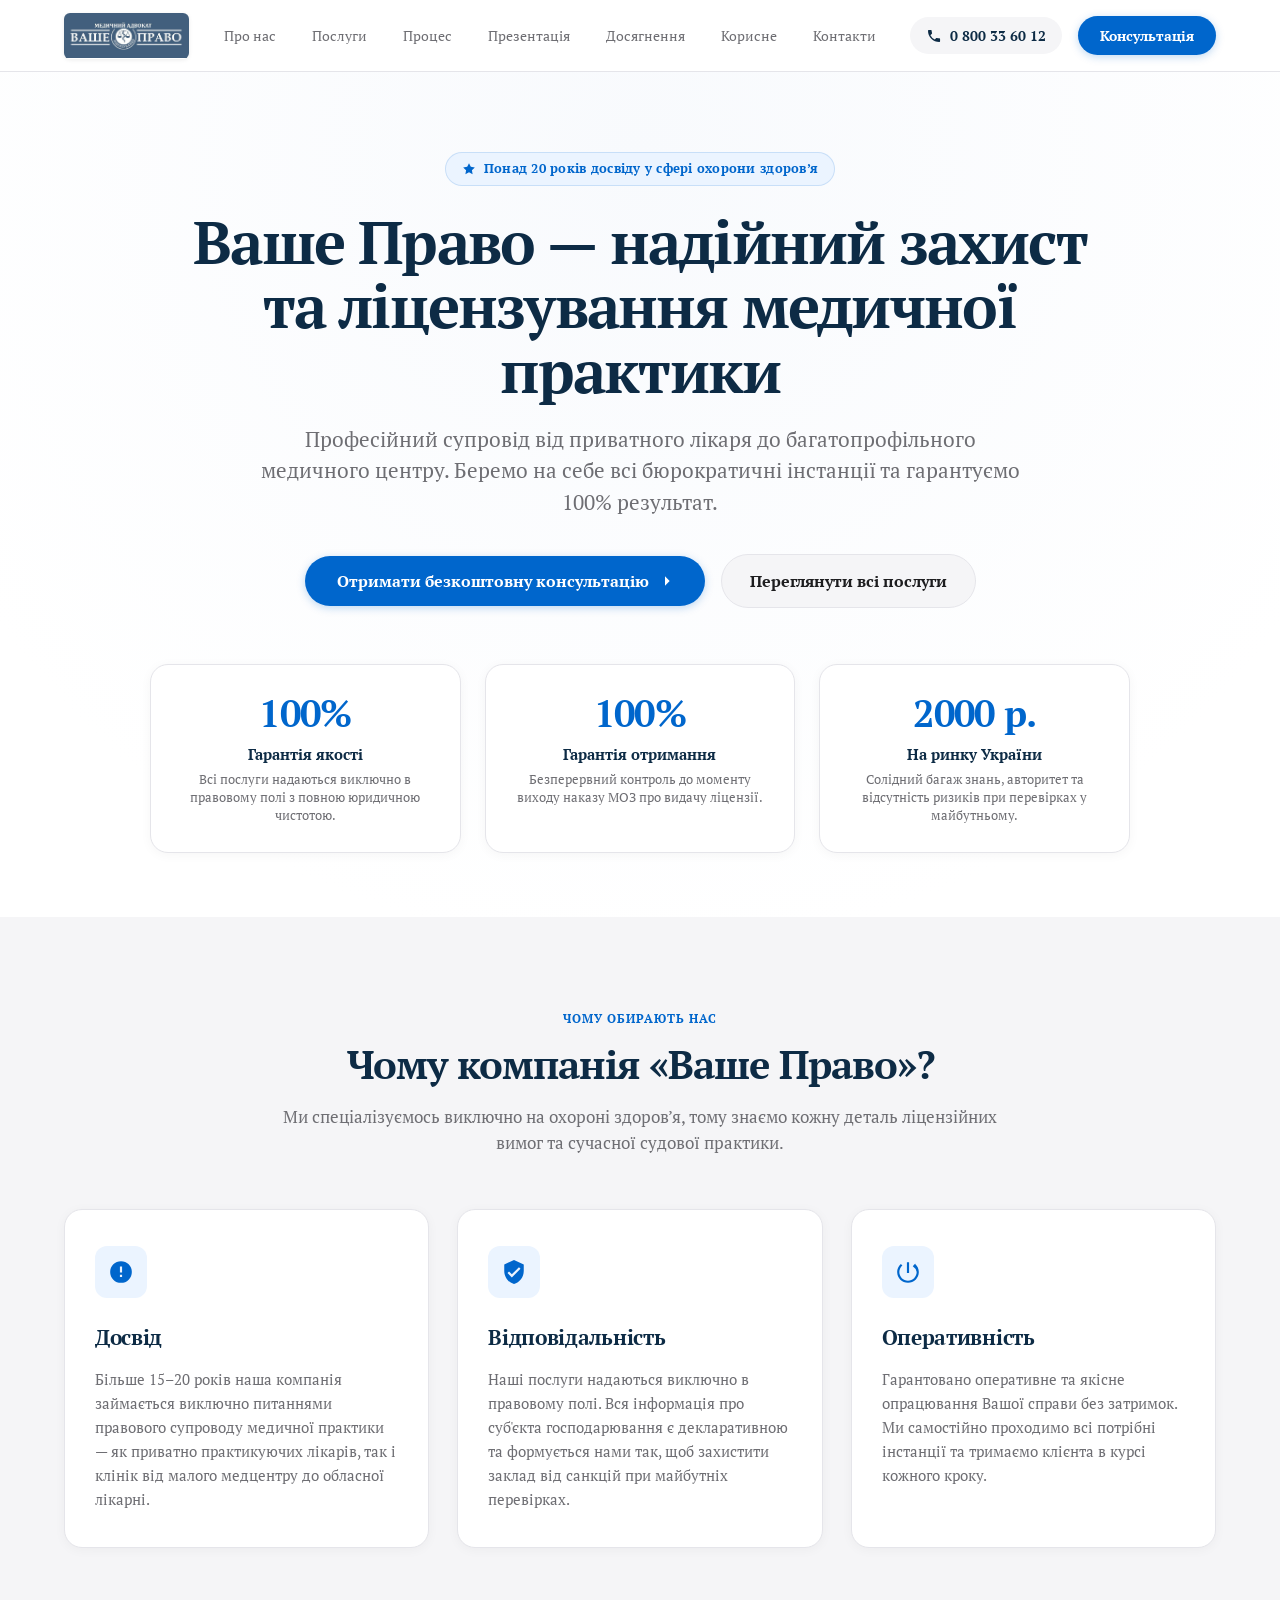
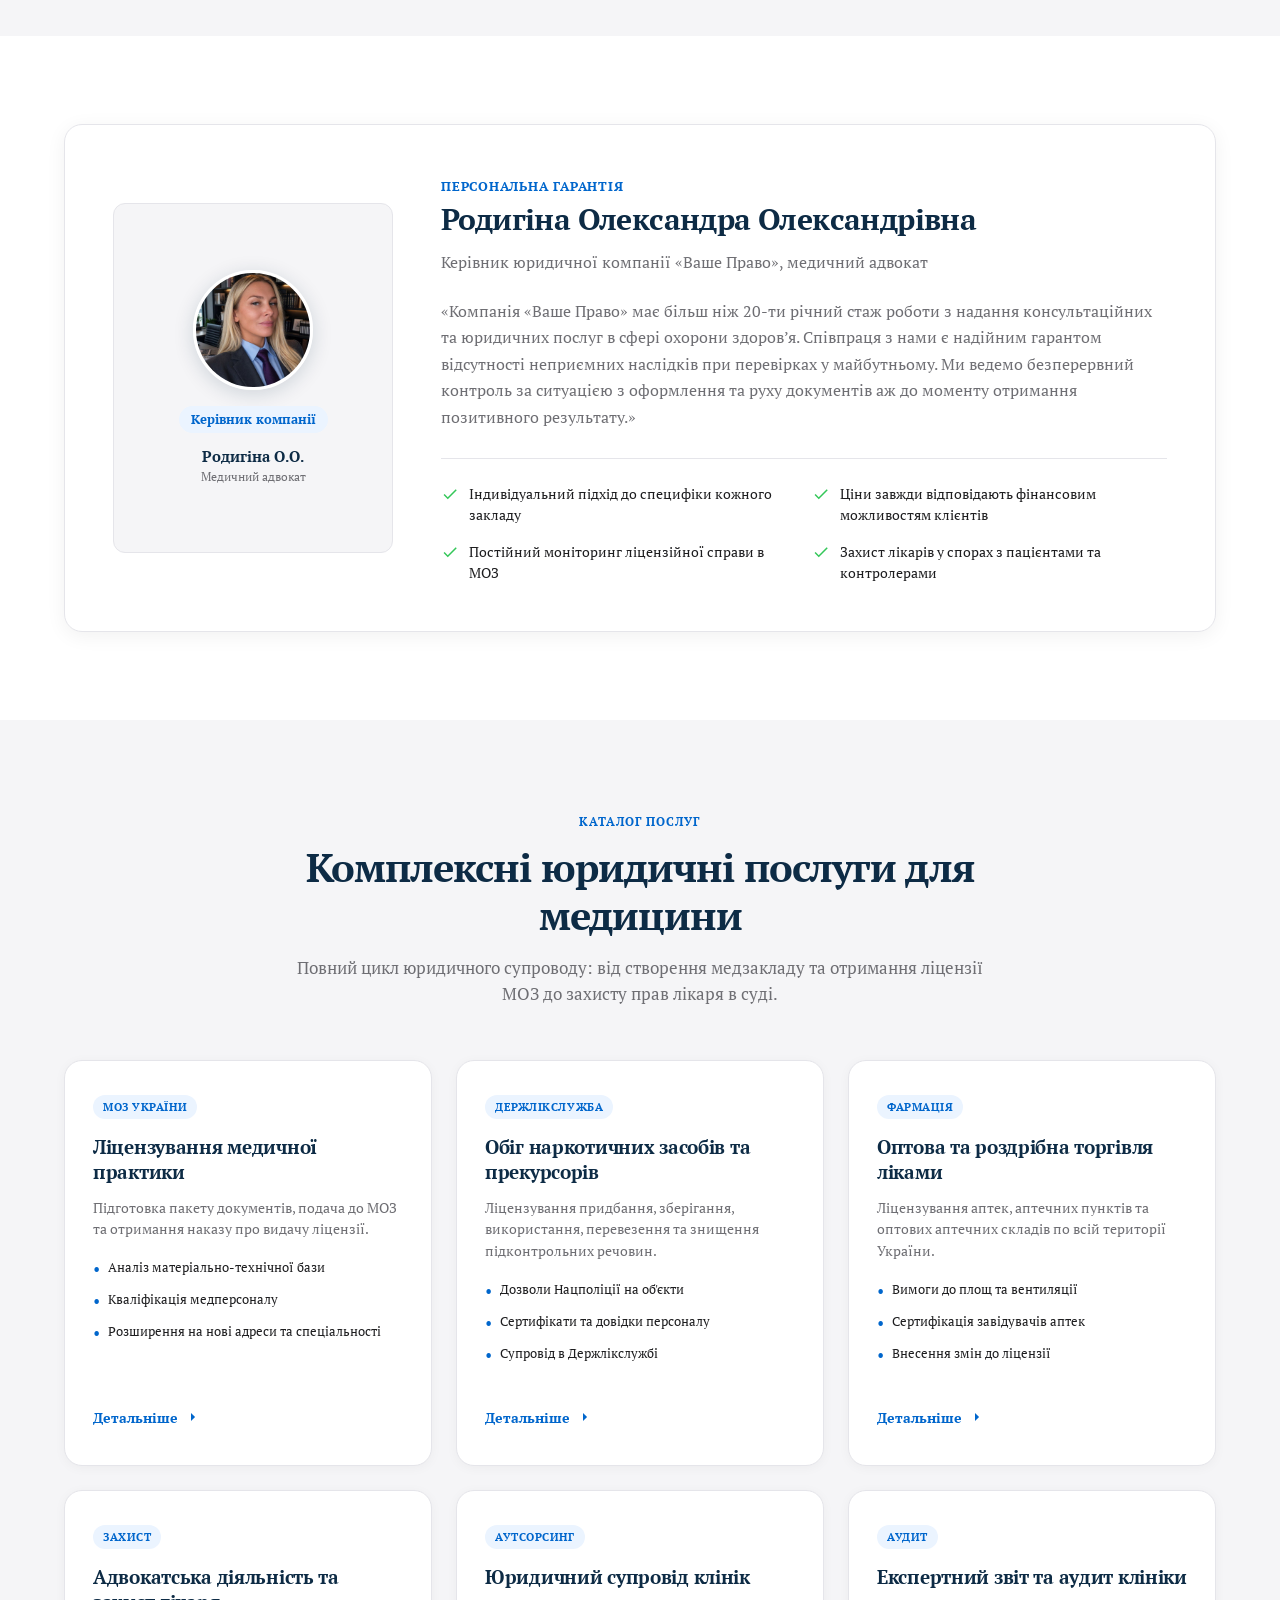
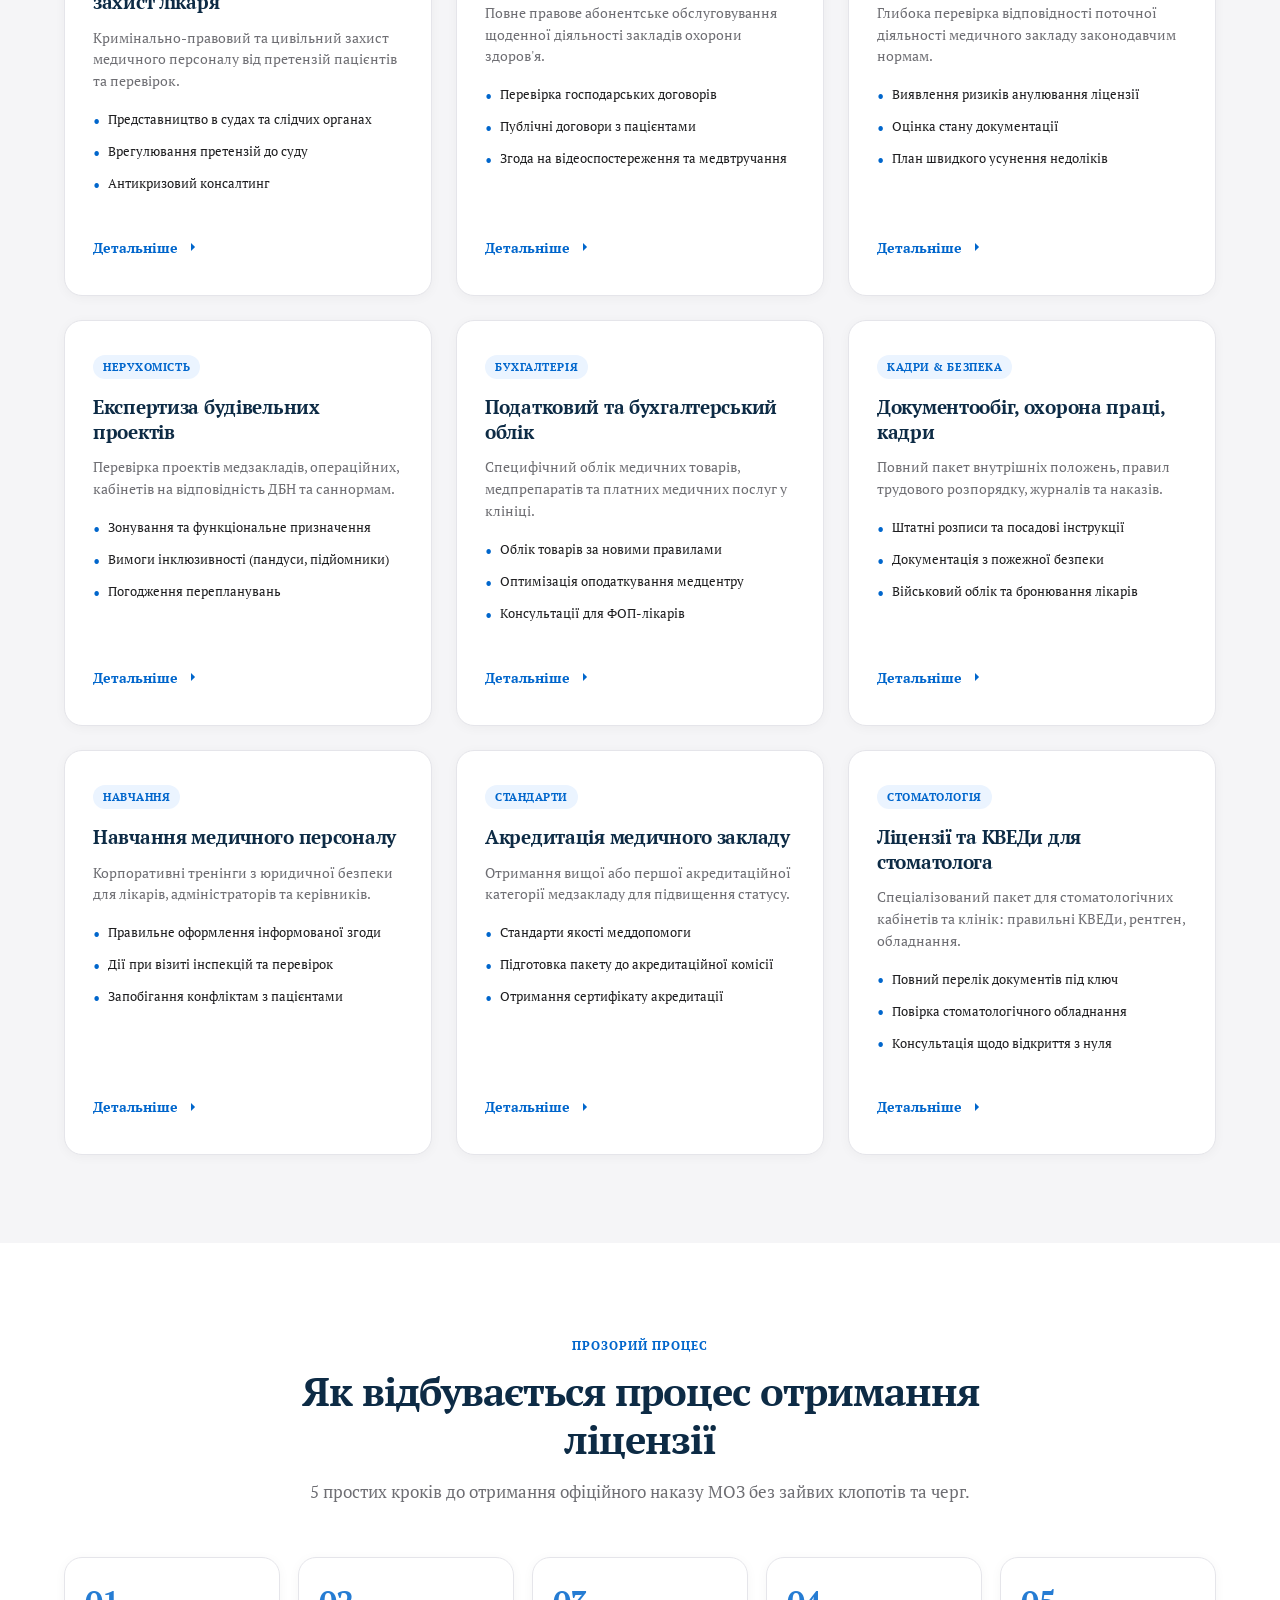
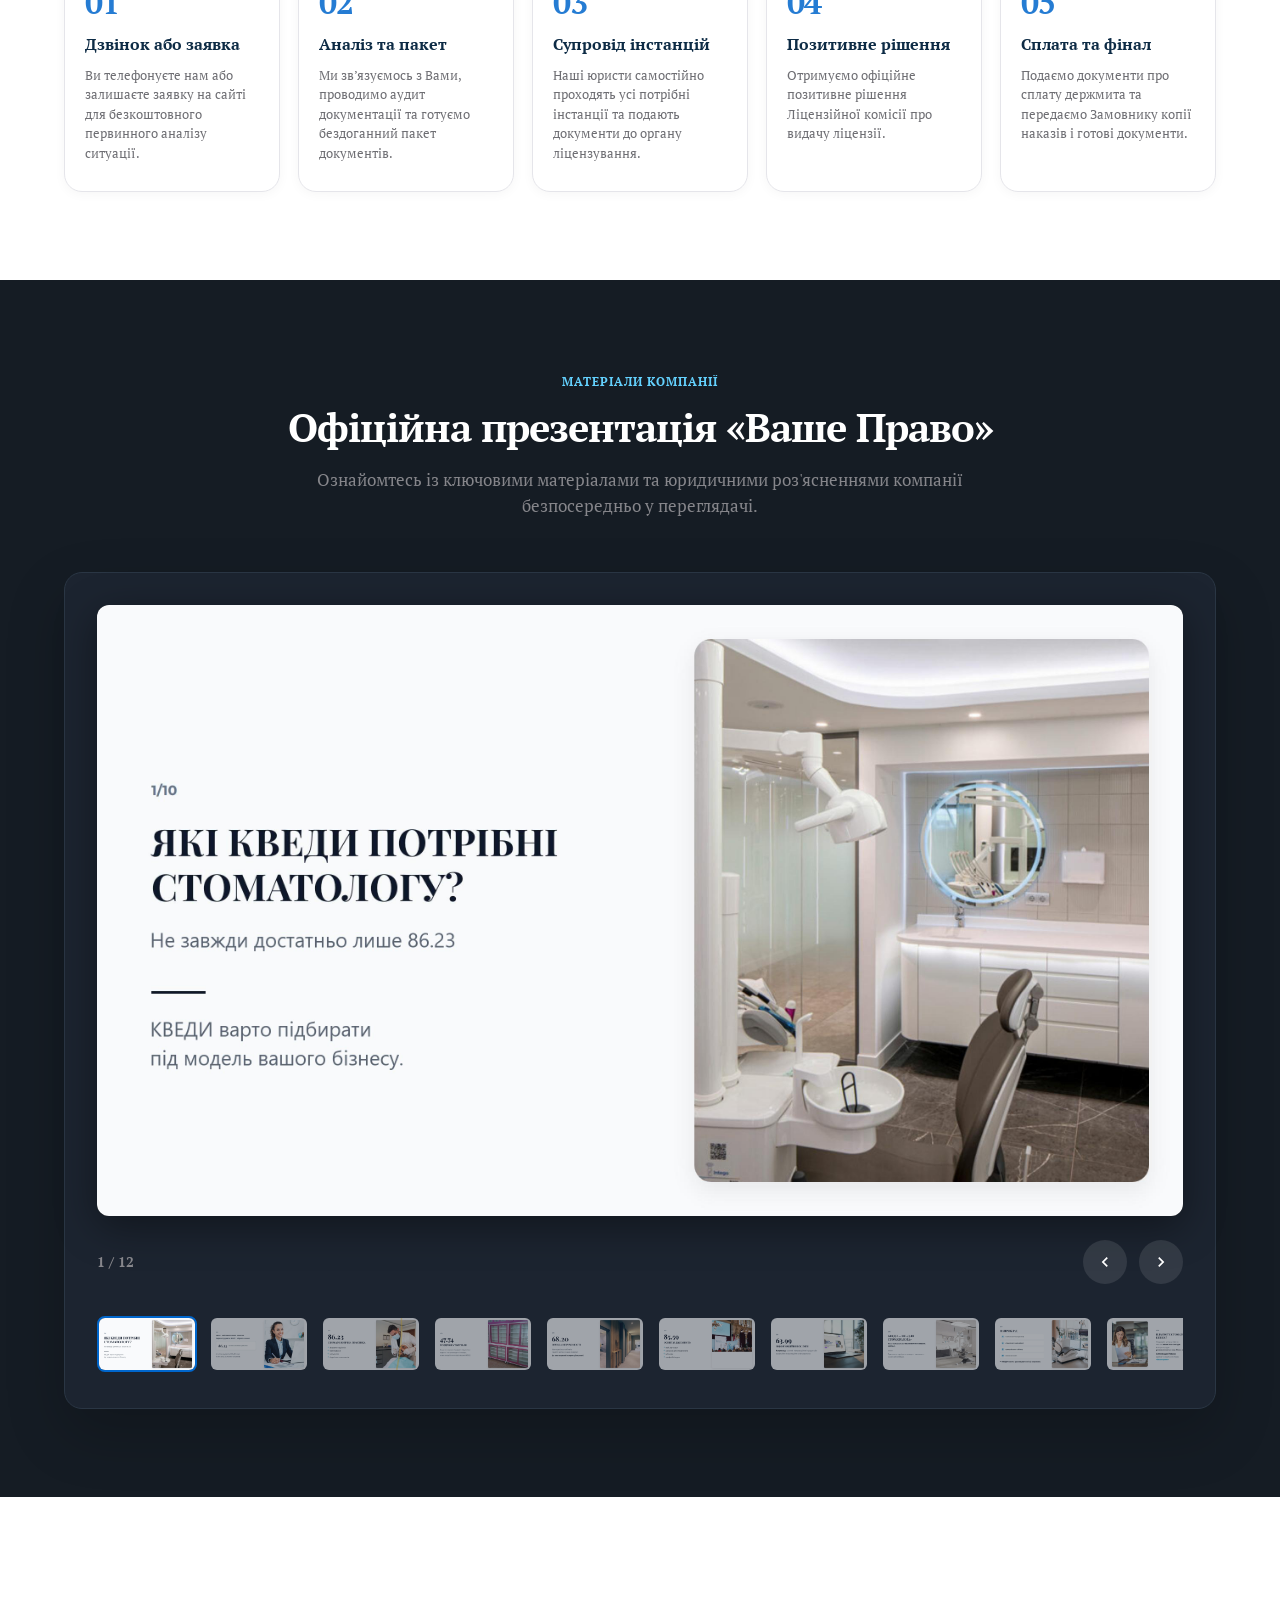
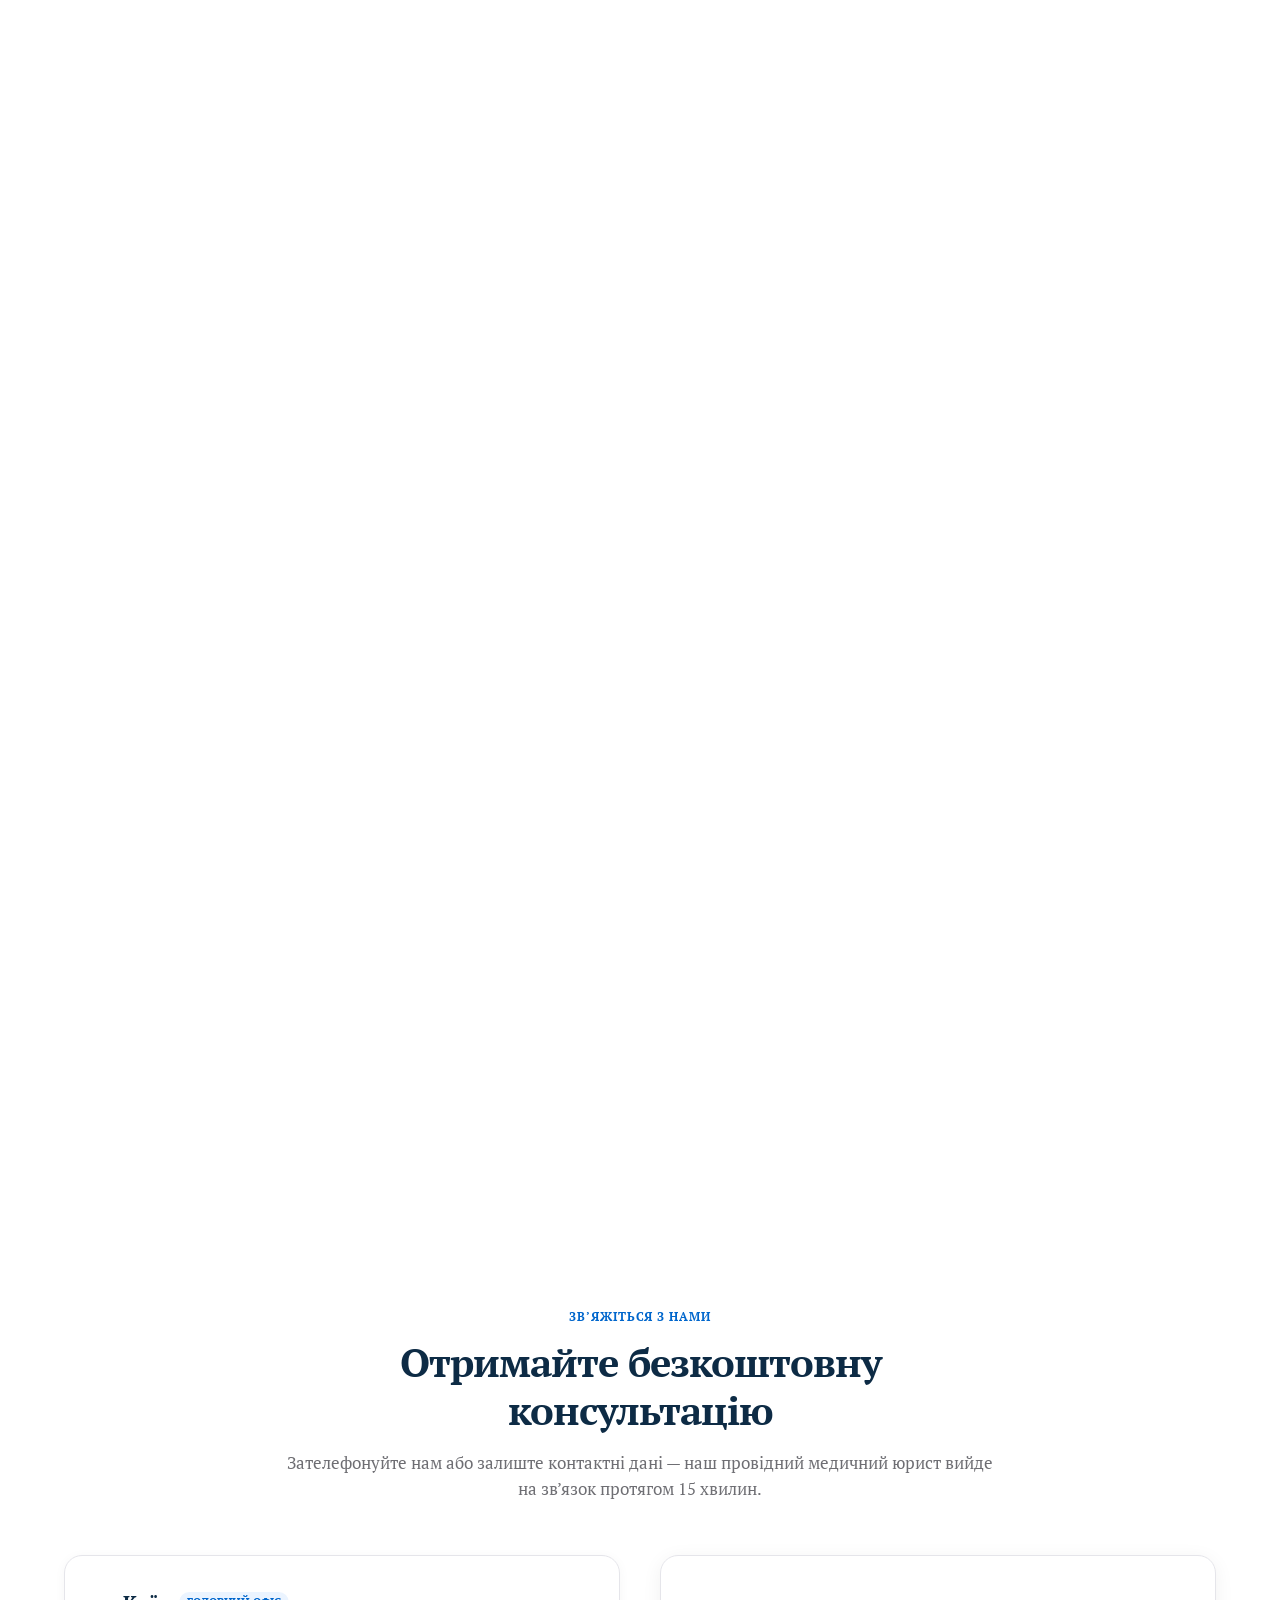
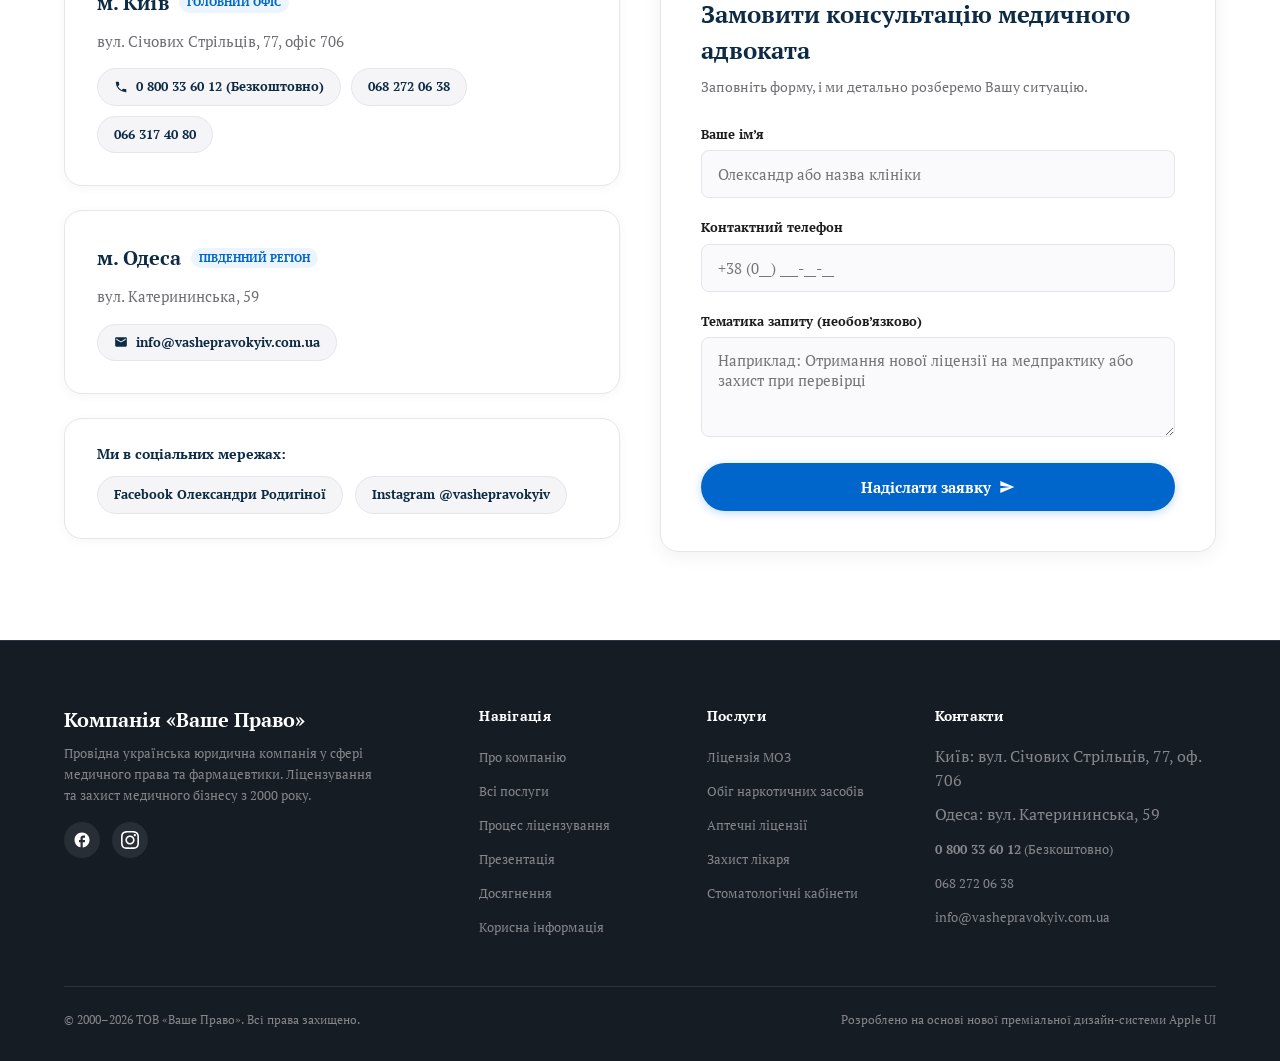
<file: index.html>
<!DOCTYPE html>
<html lang="uk">
<head>
  <meta charset="UTF-8">
  <meta name="viewport" content="width=device-width, initial-scale=1.0">
  <title>Ваше Право | Юридичний супровід та ліцензування медичної практики</title>
  <meta name="description" content="Отримання ліцензій на медичну практику, обіг наркотичних засобів та комплексний правовий захист медичних закладів в Україні. Понад 20 років досвіду.">
  <meta name="keywords" content="Ваше право, медичні ліцензії, медичний адвокат, ліцензування МОЗ, ліцензія на медичну практику, захист лікаря, Родигіна Олександра">
  <meta name="theme-color" content="#0D2B45">

  <!-- Open Graph -->
  <meta property="og:type" content="website">
  <meta property="og:title" content="Ваше Право | Медичне право та ліцензування в Україні">
  <meta property="og:description" content="Понад 20 років досвіду в сфері охорони здоров’я. Гарантія отримання ліцензії 100%.">
  <meta property="og:image" content="assets/img/logo.png">

  <!-- Favicon -->
  <link rel="icon" type="image/png" href="assets/img/logo.png">

  <!-- Styles -->
    <!-- Google Fonts: PT Serif -->
  <link rel="preconnect" href="https://fonts.googleapis.com">
  <link rel="preconnect" href="https://fonts.gstatic.com" crossorigin>
  <link href="https://fonts.googleapis.com/css2?family=PT+Serif:ital,wght@0,400;0,700;1,400;1,700&display=swap" rel="stylesheet">
  <link rel="stylesheet" href="assets/css/style.css">
</head>
<body>

  <!-- Translucent Page-Sheet Transition Curtain -->
  <div class="page-sheet-curtain" id="sheet-curtain">
    <div class="sheet-edge-line sheet-edge-top"></div>
    <div class="sheet-edge-line sheet-edge-bottom"></div>
  </div>


  <!-- ======================================================================
       HEADER
       ====================================================================== -->
  <header class="site-header">
    <div class="container header-inner">
      <a href="#hero" class="logo-wrapper">
        <img src="assets/img/logo.png" alt="Ваше Право Логотип" class="logo-img">
        
      </a>

      <nav class="main-nav">
        <a href="#about" class="nav-link">Про нас</a>
        <a href="#services" class="nav-link">Послуги</a>
        <a href="#process" class="nav-link">Процес</a>
        <a href="#presentation" class="nav-link">Презентація</a>
        <a href="#achievements" class="nav-link">Досягнення</a>
        <a href="#blog" class="nav-link">Корисне</a>
        <a href="#contacts" class="nav-link">Контакти</a>
      </nav>

      <div class="header-actions">
        <a href="tel:0800336012" class="phone-quick-link" title="Безкоштовно по Україні">
          <svg width="16" height="16" fill="currentColor" viewBox="0 0 24 24"><path d="M6.62 10.79a15.053 15.053 0 006.59 6.59l2.2-2.2a1 1 0 011.02-.24 11.72 11.72 0 003.68.59 1 1 0 011 1V20a1 1 0 01-1 1A17 17 0 013 4a1 1 0 011-1h3.5a1 1 0 011 1 11.72 11.72 0 00.59 3.68 1 1 0 01-.24 1.02l-2.23 2.09z"/></svg>
          <span>0 800 33 60 12</span>
        </a>
        <button class="btn-pill-primary" onclick="scrollToConsultation()">
          Консультація
        </button>
      </div>

      <button class="mobile-menu-toggle" aria-label="Меню" onclick="scrollToConsultation()">
        <span></span>
        <span></span>
        <span></span>
      </button>
    </div>
  </header>

  <!-- ======================================================================
       HERO SECTION
       ====================================================================== -->
  <section class="hero-section" id="hero">
    <div class="container">
      <div class="hero-badge">
        <svg width="14" height="14" fill="currentColor" viewBox="0 0 24 24"><path d="M12 2L15.09 8.26L22 9.27L17 14.14L18.18 21.02L12 17.77L5.82 21.02L7 14.14L2 9.27L8.91 8.26L12 2Z"/></svg>
        <span>Понад 20 років досвіду у сфері охорони здоров’я</span>
      </div>

      <h1 class="hero-title">Ваше Право — надійний захист та ліцензування медичної практики</h1>
      
      <p class="hero-subtitle">
        Професійний супровід від приватного лікаря до багатопрофільного медичного центру. Беремо на себе всі бюрократичні інстанції та гарантуємо 100% результат.
      </p>

      <div class="hero-cta-group">
        <button class="btn-pill-primary" onclick="scrollToConsultation()">
          Отримати безкоштовну консультацію
          <svg width="16" height="16" fill="currentColor" viewBox="0 0 24 24"><path d="M5 12h14M12 5l7 7-7 7"/></svg>
        </button>
        <a href="#services" class="btn-pill-secondary">
          Переглянути всі послуги
        </a>
      </div>

      <!-- 3 Apple-Style Metrics -->
      <div class="hero-metrics-grid">
        <div class="metric-card">
          <div class="metric-value counter-animate" data-target="100" data-suffix="%">0%</div>
          <div class="metric-label">Гарантія якості</div>
          <div class="metric-desc">Всі послуги надаються виключно в правовому полі з повною юридичною чистотою.</div>
        </div>

        <div class="metric-card">
          <div class="metric-value counter-animate" data-target="100" data-suffix="%">0%</div>
          <div class="metric-label">Гарантія отримання</div>
          <div class="metric-desc">Безперервний контроль до моменту виходу наказу МОЗ про видачу ліцензії.</div>
        </div>

        <div class="metric-card">
          <div class="metric-value counter-animate" data-target="2000" data-suffix=" р.">0 р.</div>
          <div class="metric-label">На ринку України</div>
          <div class="metric-desc">Солідний багаж знань, авторитет та відсутність ризиків при перевірках у майбутньому.</div>
        </div>
      </div>
    </div>
  </section>

  <!-- ======================================================================
       WHY US / TRUST PILLARS
       ====================================================================== -->
  <section class="section section-parchment" id="about">
    <div class="container">
      <div class="section-header">
        <span class="section-tag">Чому обирають нас</span>
        <h2 class="section-title">Чому компанія «Ваше Право»?</h2>
        <p class="section-lead">
          Ми спеціалізуємось виключно на охороні здоров’я, тому знаємо кожну деталь ліцензійних вимог та сучасної судової практики.
        </p>
      </div>

      <div class="pillars-grid">
        <div class="pillar-card">
          <div class="pillar-icon-box">
            <svg width="26" height="26" fill="currentColor" viewBox="0 0 24 24"><path d="M12 2a10 10 0 100 20 10 10 0 000-20zm1 14.5h-2v-2h2v2zm0-4h-2V7h2v5.5z"/></svg>
          </div>
          <h3 class="pillar-title">Досвід</h3>
          <p class="pillar-text">
            Більше 15–20 років наша компанія займається виключно питаннями правового супроводу медичної практики — як приватно практикуючих лікарів, так і клінік від малого медцентру до обласної лікарні.
          </p>
        </div>

        <div class="pillar-card">
          <div class="pillar-icon-box">
            <svg width="26" height="26" fill="currentColor" viewBox="0 0 24 24"><path d="M12 1L3 5v6c0 5.55 3.84 10.74 9 12 5.16-1.26 9-6.45 9-12V5l-9-4zm-2 16l-4-4 1.41-1.41L10 14.17l6.59-6.59L18 9l-8 8z"/></svg>
          </div>
          <h3 class="pillar-title">Відповідальність</h3>
          <p class="pillar-text">
            Наші послуги надаються виключно в правовому полі. Вся інформація про суб'єкта господарювання є декларативною та формується нами так, щоб захистити заклад від санкцій при майбутніх перевірках.
          </p>
        </div>

        <div class="pillar-card">
          <div class="pillar-icon-box">
            <svg width="26" height="26" fill="currentColor" viewBox="0 0 24 24"><path d="M13 3h-2v10h2V3zm4.83 2.17l-1.42 1.42A7.92 7.92 0 0120 12c0 4.42-3.58 8-8 8s-8-3.58-8-8c0-2.43 1.1-4.6 2.83-6.07L5.41 4.51A9.953 9.953 0 002 12c0 5.52 4.48 10 10 10s10-4.48 10-10c0-2.98-1.31-5.65-3.37-7.49l.2-.34z"/></svg>
          </div>
          <h3 class="pillar-title">Оперативність</h3>
          <p class="pillar-text">
            Гарантовано оперативне та якісне опрацювання Вашої справи без затримок. Ми самостійно проходимо всі потрібні інстанції та тримаємо клієнта в курсі кожного кроку.
          </p>
        </div>
      </div>
    </div>
  </section>

  <!-- ======================================================================
       FOUNDER & LEADERSHIP
       ====================================================================== -->
  <section class="section">
    <div class="container">
      <div class="founder-card">
        <div class="founder-photo-wrapper">
          <img src="assets/img/avatar.jpg" alt="Родигіна Олександра Олександрівна" class="founder-avatar-img">
          <span class="founder-title-badge">Керівник компанії</span>
          <div style="margin-top: 12px; font-weight: 700; font-size: 15px; color: var(--primary-navy);">
            Родигіна О.О.
          </div>
          <div style="font-size: 12px; color: var(--ink-secondary);">Медичний адвокат</div>
        </div>

        <div class="founder-content">
          <span class="founder-quote-tag">Персональна гарантія</span>
          <h2 class="founder-name">Родигіна Олександра Олександрівна</h2>
          <div class="founder-role">Керівник юридичної компанії «Ваше Право», медичний адвокат</div>
          
          <p class="founder-bio">
            «Компанія «Ваше Право» має більш ніж 20-ти річний стаж роботи з надання консультаційних та юридичних послуг в сфері охорони здоров’я. Співпраця з нами є надійним гарантом відсутності неприємних наслідків при перевірках у майбутньому. Ми ведемо безперервний контроль за ситуацією з оформлення та руху документів аж до моменту отримання позитивного результату.»
          </p>

          <div class="founder-highlights">
            <div class="highlight-item">
              <svg width="18" height="18" fill="currentColor" viewBox="0 0 24 24"><path d="M9 16.17L4.83 12l-1.42 1.41L9 19 21 7l-1.41-1.41z"/></svg>
              <span>Індивідуальний підхід до специфіки кожного закладу</span>
            </div>
            <div class="highlight-item">
              <svg width="18" height="18" fill="currentColor" viewBox="0 0 24 24"><path d="M9 16.17L4.83 12l-1.42 1.41L9 19 21 7l-1.41-1.41z"/></svg>
              <span>Ціни завжди відповідають фінансовим можливостям клієнтів</span>
            </div>
            <div class="highlight-item">
              <svg width="18" height="18" fill="currentColor" viewBox="0 0 24 24"><path d="M9 16.17L4.83 12l-1.42 1.41L9 19 21 7l-1.41-1.41z"/></svg>
              <span>Постійний моніторинг ліцензійної справи в МОЗ</span>
            </div>
            <div class="highlight-item">
              <svg width="18" height="18" fill="currentColor" viewBox="0 0 24 24"><path d="M9 16.17L4.83 12l-1.42 1.41L9 19 21 7l-1.41-1.41z"/></svg>
              <span>Захист лікарів у спорах з пацієнтами та контролерами</span>
            </div>
          </div>
        </div>
      </div>
    </div>
  </section>

  <!-- ======================================================================
       SERVICES GRID (12 CORE DIRECTIONS)
       ====================================================================== -->
  <section class="section section-parchment" id="services">
    <div class="container">
      <div class="section-header">
        <span class="section-tag">Каталог послуг</span>
        <h2 class="section-title">Комплексні юридичні послуги для медицини</h2>
        <p class="section-lead">
          Повний цикл юридичного супроводу: від створення медзакладу та отримання ліцензії МОЗ до захисту прав лікаря в суді.
        </p>
      </div>

      <div class="services-grid">
        <!-- 1 -->
        <div class="service-card">
          <div class="service-card-top">
            <span class="service-tag">МОЗ України</span>
            <h3 class="service-title">Ліцензування медичної практики</h3>
            <p class="service-desc">Підготовка пакету документів, подача до МОЗ та отримання наказу про видачу ліцензії.</p>
            <ul class="service-points">
              <li>Аналіз матеріально-технічної бази</li>
              <li>Кваліфікація медперсоналу</li>
              <li>Розширення на нові адреси та спеціальності</li>
            </ul>
          </div>
          <button class="btn-service-details" onclick="openServiceModal('med-practice')">
            Детальніше
            <svg width="14" height="14" fill="currentColor" viewBox="0 0 24 24"><path d="M5 12h14M12 5l7 7-7 7"/></svg>
          </button>
        </div>

        <!-- 2 -->
        <div class="service-card">
          <div class="service-card-top">
            <span class="service-tag">Держлікслужба</span>
            <h3 class="service-title">Обіг наркотичних засобів та прекурсорів</h3>
            <p class="service-desc">Ліцензування придбання, зберігання, використання, перевезення та знищення підконтрольних речовин.</p>
            <ul class="service-points">
              <li>Дозволи Нацполіції на об'єкти</li>
              <li>Сертифікати та довідки персоналу</li>
              <li>Супровід в Держлікслужбі</li>
            </ul>
          </div>
          <button class="btn-service-details" onclick="openServiceModal('narcotics')">
            Детальніше
            <svg width="14" height="14" fill="currentColor" viewBox="0 0 24 24"><path d="M5 12h14M12 5l7 7-7 7"/></svg>
          </button>
        </div>

        <!-- 3 -->
        <div class="service-card">
          <div class="service-card-top">
            <span class="service-tag">Фармація</span>
            <h3 class="service-title">Оптова та роздрібна торгівля ліками</h3>
            <p class="service-desc">Ліцензування аптек, аптечних пунктів та оптових аптечних складів по всій території України.</p>
            <ul class="service-points">
              <li>Вимоги до площ та вентиляції</li>
              <li>Сертифікація завідувачів аптек</li>
              <li>Внесення змін до ліцензії</li>
            </ul>
          </div>
          <button class="btn-service-details" onclick="openServiceModal('legal-support')">
            Детальніше
            <svg width="14" height="14" fill="currentColor" viewBox="0 0 24 24"><path d="M5 12h14M12 5l7 7-7 7"/></svg>
          </button>
        </div>

        <!-- 4 -->
        <div class="service-card">
          <div class="service-card-top">
            <span class="service-tag">Захист</span>
            <h3 class="service-title">Адвокатська діяльність та захист лікаря</h3>
            <p class="service-desc">Кримінально-правовий та цивільний захист медичного персоналу від претензій пацієнтів та перевірок.</p>
            <ul class="service-points">
              <li>Представництво в судах та слідчих органах</li>
              <li>Врегулювання претензій до суду</li>
              <li>Антикризовий консалтинг</li>
            </ul>
          </div>
          <button class="btn-service-details" onclick="openServiceModal('legal-support')">
            Детальніше
            <svg width="14" height="14" fill="currentColor" viewBox="0 0 24 24"><path d="M5 12h14M12 5l7 7-7 7"/></svg>
          </button>
        </div>

        <!-- 5 -->
        <div class="service-card">
          <div class="service-card-top">
            <span class="service-tag">Аутсорсинг</span>
            <h3 class="service-title">Юридичний супровід клінік</h3>
            <p class="service-desc">Повне правове абонентське обслуговування щоденної діяльності закладів охорони здоров'я.</p>
            <ul class="service-points">
              <li>Перевірка господарських договорів</li>
              <li>Публічні договори з пацієнтами</li>
              <li>Згода на відеоспостереження та медвтручання</li>
            </ul>
          </div>
          <button class="btn-service-details" onclick="openServiceModal('legal-support')">
            Детальніше
            <svg width="14" height="14" fill="currentColor" viewBox="0 0 24 24"><path d="M5 12h14M12 5l7 7-7 7"/></svg>
          </button>
        </div>

        <!-- 6 -->
        <div class="service-card">
          <div class="service-card-top">
            <span class="service-tag">Аудит</span>
            <h3 class="service-title">Експертний звіт та аудит клініки</h3>
            <p class="service-desc">Глибока перевірка відповідності поточної діяльності медичного закладу законодавчим нормам.</p>
            <ul class="service-points">
              <li>Виявлення ризиків анулювання ліцензії</li>
              <li>Оцінка стану документації</li>
              <li>План швидкого усунення недоліків</li>
            </ul>
          </div>
          <button class="btn-service-details" onclick="openServiceModal('legal-support')">
            Детальніше
            <svg width="14" height="14" fill="currentColor" viewBox="0 0 24 24"><path d="M5 12h14M12 5l7 7-7 7"/></svg>
          </button>
        </div>

        <!-- 7 -->
        <div class="service-card">
          <div class="service-card-top">
            <span class="service-tag">Нерухомість</span>
            <h3 class="service-title">Експертиза будівельних проектів</h3>
            <p class="service-desc">Перевірка проектів медзакладів, операційних, кабінетів на відповідність ДБН та саннормам.</p>
            <ul class="service-points">
              <li>Зонування та функціональне призначення</li>
              <li>Вимоги інклюзивності (пандуси, підйомники)</li>
              <li>Погодження перепланувань</li>
            </ul>
          </div>
          <button class="btn-service-details" onclick="openServiceModal('legal-support')">
            Детальніше
            <svg width="14" height="14" fill="currentColor" viewBox="0 0 24 24"><path d="M5 12h14M12 5l7 7-7 7"/></svg>
          </button>
        </div>

        <!-- 8 -->
        <div class="service-card">
          <div class="service-card-top">
            <span class="service-tag">Бухгалтерія</span>
            <h3 class="service-title">Податковий та бухгалтерський облік</h3>
            <p class="service-desc">Специфічний облік медичних товарів, медпрепаратів та платних медичних послуг у клініці.</p>
            <ul class="service-points">
              <li>Облік товарів за новими правилами</li>
              <li>Оптимізація оподаткування медцентру</li>
              <li>Консультації для ФОП-лікарів</li>
            </ul>
          </div>
          <button class="btn-service-details" onclick="openServiceModal('legal-support')">
            Детальніше
            <svg width="14" height="14" fill="currentColor" viewBox="0 0 24 24"><path d="M5 12h14M12 5l7 7-7 7"/></svg>
          </button>
        </div>

        <!-- 9 -->
        <div class="service-card">
          <div class="service-card-top">
            <span class="service-tag">Кадри & Безпека</span>
            <h3 class="service-title">Документообіг, охорона праці, кадри</h3>
            <p class="service-desc">Повний пакет внутрішніх положень, правил трудового розпорядку, журналів та наказів.</p>
            <ul class="service-points">
              <li>Штатні розписи та посадові інструкції</li>
              <li>Документація з пожежної безпеки</li>
              <li>Військовий облік та бронювання лікарів</li>
            </ul>
          </div>
          <button class="btn-service-details" onclick="openServiceModal('legal-support')">
            Детальніше
            <svg width="14" height="14" fill="currentColor" viewBox="0 0 24 24"><path d="M5 12h14M12 5l7 7-7 7"/></svg>
          </button>
        </div>

        <!-- 10 -->
        <div class="service-card">
          <div class="service-card-top">
            <span class="service-tag">Навчання</span>
            <h3 class="service-title">Навчання медичного персоналу</h3>
            <p class="service-desc">Корпоративні тренінги з юридичної безпеки для лікарів, адміністраторів та керівників.</p>
            <ul class="service-points">
              <li>Правильне оформлення інформованої згоди</li>
              <li>Дії при візиті інспекцій та перевірок</li>
              <li>Запобігання конфліктам з пацієнтами</li>
            </ul>
          </div>
          <button class="btn-service-details" onclick="openServiceModal('legal-support')">
            Детальніше
            <svg width="14" height="14" fill="currentColor" viewBox="0 0 24 24"><path d="M5 12h14M12 5l7 7-7 7"/></svg>
          </button>
        </div>

        <!-- 11 -->
        <div class="service-card">
          <div class="service-card-top">
            <span class="service-tag">Стандарти</span>
            <h3 class="service-title">Акредитація медичного закладу</h3>
            <p class="service-desc">Отримання вищої або першої акредитаційної категорії медзакладу для підвищення статусу.</p>
            <ul class="service-points">
              <li>Стандарти якості меддопомоги</li>
              <li>Підготовка пакету до акредитаційної комісії</li>
              <li>Отримання сертифікату акредитації</li>
            </ul>
          </div>
          <button class="btn-service-details" onclick="openServiceModal('legal-support')">
            Детальніше
            <svg width="14" height="14" fill="currentColor" viewBox="0 0 24 24"><path d="M5 12h14M12 5l7 7-7 7"/></svg>
          </button>
        </div>

        <!-- 12 -->
        <div class="service-card">
          <div class="service-card-top">
            <span class="service-tag">Стоматологія</span>
            <h3 class="service-title">Ліцензії та КВЕДи для стоматолога</h3>
            <p class="service-desc">Спеціалізований пакет для стоматологічних кабінетів та клінік: правильні КВЕДи, рентген, обладнання.</p>
            <ul class="service-points">
              <li>Повний перелік документів під ключ</li>
              <li>Повірка стоматологічного обладнання</li>
              <li>Консультація щодо відкриття з нуля</li>
            </ul>
          </div>
          <button class="btn-service-details" onclick="openServiceModal('med-practice')">
            Детальніше
            <svg width="14" height="14" fill="currentColor" viewBox="0 0 24 24"><path d="M5 12h14M12 5l7 7-7 7"/></svg>
          </button>
        </div>
      </div>
    </div>
  </section>

  <!-- ======================================================================
       5-STEP PROCESS TIMELINE
       ====================================================================== -->
  <section class="section" id="process">
    <div class="container">
      <div class="section-header">
        <span class="section-tag">Прозорий процес</span>
        <h2 class="section-title">Як відбувається процес отримання ліцензії</h2>
        <p class="section-lead">
          5 простих кроків до отримання офіційного наказу МОЗ без зайвих клопотів та черг.
        </p>
      </div>

      <div class="process-timeline">
        <div class="process-step-card">
          <div class="step-num">01</div>
          <h3 class="step-title">Дзвінок або заявка</h3>
          <p class="step-text">Ви телефонуєте нам або залишаєте заявку на сайті для безкоштовного первинного аналізу ситуації.</p>
        </div>

        <div class="process-step-card">
          <div class="step-num">02</div>
          <h3 class="step-title">Аналіз та пакет</h3>
          <p class="step-text">Ми зв’язуємось з Вами, проводимо аудит документації та готуємо бездоганний пакет документів.</p>
        </div>

        <div class="process-step-card">
          <div class="step-num">03</div>
          <h3 class="step-title">Супровід інстанцій</h3>
          <p class="step-text">Наші юристи самостійно проходять усі потрібні інстанції та подають документи до органу ліцензування.</p>
        </div>

        <div class="process-step-card">
          <div class="step-num">04</div>
          <h3 class="step-title">Позитивне рішення</h3>
          <p class="step-text">Отримуємо офіційне позитивне рішення Ліцензійної комісії про видачу ліцензії.</p>
        </div>

        <div class="process-step-card">
          <div class="step-num">05</div>
          <h3 class="step-title">Сплата та фінал</h3>
          <p class="step-text">Подаємо документи про сплату держмита та передаємо Замовнику копії наказів і готові документи.</p>
        </div>
      </div>
    </div>
  </section>

  <!-- ======================================================================
       INTERACTIVE PRESENTATION GALLERY (SLIDES 01 - 12)
       ====================================================================== -->
  <section class="presentation-showcase" id="presentation">
    <div class="container">
      <div class="section-header">
        <span class="section-tag" style="color: #64D2FF;">Матеріали компанії</span>
        <h2 class="section-title">Офіційна презентація «Ваше Право»</h2>
        <p class="section-lead">
          Ознайомтесь із ключовими матеріалами та юридичними роз'ясненнями компанії безпосередньо у переглядачі.
        </p>
      </div>

      <div class="slides-viewer">
        <div class="main-slide-container">
          <img src="assets/slides/Slide_01.jpg" alt="Слайд презентації" id="main-slide-img" class="main-slide-img">
        </div>

        <div class="slides-controls">
          <div class="slides-counter" id="slide-counter">1 / 12</div>
          <div class="slides-nav-btns">
            <button class="slide-nav-btn" id="slide-prev" aria-label="Попередній слайд">
              <svg width="20" height="20" fill="currentColor" viewBox="0 0 24 24"><path d="M15.41 7.41L14 6l-6 6 6 6 1.41-1.41L10.83 12z"/></svg>
            </button>
            <button class="slide-nav-btn" id="slide-next" aria-label="Наступний слайд">
              <svg width="20" height="20" fill="currentColor" viewBox="0 0 24 24"><path d="M10 6L8.59 7.41 13.17 12l-4.58 4.59L10 18l6-6z"/></svg>
            </button>
          </div>
        </div>

        <div class="slide-thumbnails-strip" id="slide-thumbs">
          <!-- Populated by JS -->
        </div>
      </div>
    </div>
  </section>

  <!-- ======================================================================
       ACHIEVEMENTS & "ЗІРКА ЯКОСТІ"
       ====================================================================== -->
  <section class="section" id="achievements">
    <div class="container">
      <div class="achievement-banner">
        <div>
          <span class="achievement-tag">Визнання на ринку України</span>
          <h2 class="achievement-heading">Досягнення компанії відзначені «Зіркою якості»</h2>
          <p class="achievement-text">
            Національний рейтинг товарів та послуг України відзначив компанію «Ваше Право» почесною нагородою «Зірка якості» за високі стандарти надання юридичних та консультаційних послуг у сфері охорони здоров’я.
          </p>
          <button class="btn-pill-primary" style="background: #FFFFFF; color: var(--primary-navy);" onclick="scrollToConsultation()">
            Зв’язатися з лідером рейтингу
          </button>
        </div>

        <div class="achievement-badge-box">
          <svg class="star-icon" fill="currentColor" viewBox="0 0 24 24"><path d="M12 2l3.09 6.26L22 9.27l-5 4.87 1.18 6.88L12 17.77l-6.18 3.25L7 14.14 2 9.27l6.91-1.01L12 2z"/></svg>
          <div class="badge-text-main">Зірка Якості</div>
          <div class="badge-text-sub">Національний рейтинг товарів та послуг України</div>
        </div>
      </div>
    </div>
  </section>

  <!-- ======================================================================
       BLOG / KNOWLEDGE BASE
       ====================================================================== -->
  <section class="section section-parchment" id="blog">
    <div class="container">
      <div class="section-header">
        <span class="section-tag">База знань</span>
        <h2 class="section-title">Корисна інформація для медичних закладів</h2>
        <p class="section-lead">
          Актуальні роз'яснення законодавчих норм, зміни ліцензійних умов та поради від наших фахівців.
        </p>
      </div>

      <div class="articles-grid">
        <!-- Article 1 -->
        <div class="article-card">
          <div class="article-card-top">
            <div class="article-meta">
              <span class="article-category">Облік & Фінанси</span>
              <span class="article-date">Актуально</span>
            </div>
            <h3 class="article-title">Облік товарів у господарській діяльності з медичної практики</h3>
            <p class="article-excerpt">
              Особливості ведення обліку лікарських засобів та медичних виробів: нормативні вимоги, уникнення штрафів при перевірках податкової та Держлікслужби.
            </p>
          </div>
          <a href="#contacts" class="article-read-link">
            Читати роз’яснення
            <svg width="14" height="14" fill="currentColor" viewBox="0 0 24 24"><path d="M5 12h14M12 5l7 7-7 7"/></svg>
          </a>
        </div>

        <!-- Article 2 -->
        <div class="article-card">
          <div class="article-card-top">
            <div class="article-meta">
              <span class="article-category" style="background: #FFEBEA; color: var(--error);">Увага: Зміни</span>
              <span class="article-date">Терміново</span>
            </div>
            <h3 class="article-title">Зміни для всіх ліцензіатів у провадженні медичної практики</h3>
            <p class="article-excerpt">
              Огляд ключових оновлень ліцензійних умов МОЗ України: що зобов'язані змінити всі медичні заклади та приватні лікарі найближчим часом.
            </p>
          </div>
          <a href="#contacts" class="article-read-link">
            Читати роз’яснення
            <svg width="14" height="14" fill="currentColor" viewBox="0 0 24 24"><path d="M5 12h14M12 5l7 7-7 7"/></svg>
          </a>
        </div>

        <!-- Article 3 -->
        <div class="article-card">
          <div class="article-card-top">
            <div class="article-meta">
              <span class="article-category">Стоматологія</span>
              <span class="article-date">Інструкція</span>
            </div>
            <h3 class="article-title">Документи для провадження діяльності за напрямком «Стоматологія»</h3>
            <p class="article-excerpt">
              Повний перелік нормативної документації, вимоги до рентген-апаратів, засобів вимірювальної техніки та сертифікатів лікарів-стоматологів.
            </p>
          </div>
          <a href="#contacts" class="article-read-link">
            Читати роз’яснення
            <svg width="14" height="14" fill="currentColor" viewBox="0 0 24 24"><path d="M5 12h14M12 5l7 7-7 7"/></svg>
          </a>
        </div>
      </div>
    </div>
  </section>

  <!-- ======================================================================
       CONTACTS & FORM
       ====================================================================== -->
  <section class="section" id="contacts">
    <div class="container">
      <div class="section-header">
        <span class="section-tag">Зв’яжіться з нами</span>
        <h2 class="section-title">Отримайте безкоштовну консультацію</h2>
        <p class="section-lead">
          Зателефонуйте нам або залиште контактні дані — наш провідний медичний юрист вийде на зв’язок протягом 15 хвилин.
        </p>
      </div>

      <div class="contacts-wrapper">
        <!-- Left: Offices & Numbers -->
        <div class="offices-column">
          <!-- Kyiv -->
          <div class="office-card">
            <div class="office-city">
              <span>м. Київ</span>
              <span class="office-city-badge">Головний офіс</span>
            </div>
            <p class="office-address">
              вул. Січових Стрільців, 77, офіс 706
            </p>
            <div class="contact-quick-buttons">
              <a href="tel:0800336012" class="contact-pill-btn">
                <svg width="14" height="14" fill="currentColor" viewBox="0 0 24 24"><path d="M6.62 10.79a15.053 15.053 0 006.59 6.59l2.2-2.2a1 1 0 011.02-.24 11.72 11.72 0 003.68.59 1 1 0 011 1V20a1 1 0 01-1 1A17 17 0 013 4a1 1 0 011-1h3.5a1 1 0 011 1 11.72 11.72 0 00.59 3.68 1 1 0 01-.24 1.02l-2.23 2.09z"/></svg>
                0 800 33 60 12 (Безкоштовно)
              </a>
              <a href="tel:+380682720638" class="contact-pill-btn">
                068 272 06 38
              </a>
              <a href="tel:+380663174080" class="contact-pill-btn">
                066 317 40 80
              </a>
            </div>
          </div>

          <!-- Odesa -->
          <div class="office-card">
            <div class="office-city">
              <span>м. Одеса</span>
              <span class="office-city-badge">Південний регіон</span>
            </div>
            <p class="office-address">
              вул. Катерининська, 59
            </p>
            <div class="contact-quick-buttons">
              <a href="mailto:info@vashepravokyiv.com.ua" class="contact-pill-btn">
                <svg width="14" height="14" fill="currentColor" viewBox="0 0 24 24"><path d="M20 4H4c-1.1 0-1.99.9-1.99 2L2 18c0 1.1.9 2 2 2h16c1.1 0 2-.9 2-2V6c0-1.1-.9-2-2-2zm0 4l-8 5-8-5V6l8 5 8-5v2z"/></svg>
                info@vashepravokyiv.com.ua
              </a>
            </div>
          </div>

          <!-- Socials -->
          <div class="office-card" style="padding: 24px 32px;">
            <div style="font-size: 14px; font-weight: 600; color: var(--primary-navy); margin-bottom: 12px;">
              Ми в соціальних мережах:
            </div>
            <div style="display: flex; gap: 12px;">
              <a href="https://www.facebook.com/aleksarodygina/" target="_blank" rel="noopener" class="contact-pill-btn">
                Facebook Олександри Родигіної
              </a>
              <a href="https://www.instagram.com/vashepravokyiv/" target="_blank" rel="noopener" class="contact-pill-btn">
                Instagram @vashepravokyiv
              </a>
            </div>
          </div>
        </div>

        <!-- Right: Interactive Lead Form -->
        <div class="contact-form-card">
          <h3 class="form-heading">Замовити консультацію медичного адвоката</h3>
          <p class="form-subheading">Заповніть форму, і ми детально розберемо Вашу ситуацію.</p>

          <form id="consultation-form">
            <div class="form-group">
              <label class="form-label">Ваше ім’я</label>
              <input type="text" class="form-input" placeholder="Олександр або назва клініки" required>
            </div>

            <div class="form-group">
              <label class="form-label">Контактний телефон</label>
              <input type="tel" class="form-input" placeholder="+38 (0__) ___-__-__" required>
            </div>

            <div class="form-group">
              <label class="form-label">Тематика запиту (необов’язково)</label>
              <textarea class="form-textarea" placeholder="Наприклад: Отримання нової ліцензії на медпрактику або захист при перевірці"></textarea>
            </div>

            <button type="submit" class="btn-form-submit">
              <span>Надіслати заявку</span>
              <svg width="16" height="16" fill="currentColor" viewBox="0 0 24 24"><path d="M2.01 21L23 12 2.01 3 2 10l15 2-15 2z"/></svg>
            </button>
          </form>
        </div>
      </div>
    </div>
  </section>

  <!-- ======================================================================
       FOOTER
       ====================================================================== -->
  <footer class="site-footer">
    <div class="container">
      <div class="footer-top-grid">
        <div>
          <div class="footer-logo-title">Компанія «Ваше Право»</div>
          <p class="footer-logo-desc">
            Провідна українська юридична компанія у сфері медичного права та фармацевтики. Ліцензування та захист медичного бізнесу з 2000 року.
          </p>
          <div class="footer-social-links">
            <a href="https://www.facebook.com/aleksarodygina/" target="_blank" rel="noopener" class="social-icon-btn" aria-label="Facebook">
              <svg width="18" height="18" fill="currentColor" viewBox="0 0 24 24"><path d="M22 12c0-5.52-4.48-10-10-10S2 6.48 2 12c0 4.84 3.44 8.87 8 9.8V15H8v-3h2V9.5C10 7.57 11.57 6 13.5 6H16v3h-2c-.55 0-1 .45-1 1v2h3v3h-3v6.95c5.05-.5 9-4.76 9-9.95z"/></svg>
            </a>
            <a href="https://www.instagram.com/vashepravokyiv/" target="_blank" rel="noopener" class="social-icon-btn" aria-label="Instagram">
              <svg width="18" height="18" fill="currentColor" viewBox="0 0 24 24"><path d="M12 2.163c3.204 0 3.584.012 4.85.07 3.252.148 4.771 1.691 4.919 4.919.058 1.265.069 1.645.069 4.849 0 3.205-.012 3.584-.069 4.849-.149 3.225-1.664 4.771-4.919 4.919-1.266.058-1.644.07-4.85.07-3.204 0-3.584-.012-4.849-.07-3.26-.149-4.771-1.699-4.919-4.92-.058-1.265-.07-1.644-.07-4.849 0-3.204.013-3.583.07-4.849.149-3.227 1.664-4.771 4.919-4.919 1.266-.057 1.645-.069 4.849-.069zm0-2.163c-3.259 0-3.667.014-4.947.072-4.358.2-6.78 2.618-6.98 6.98-.059 1.281-.073 1.689-.073 4.948 0 3.259.014 3.668.072 4.948.2 4.358 2.618 6.78 6.98 6.98 1.281.058 1.689.072 4.948.072 3.259 0 3.668-.014 4.948-.072 4.354-.2 6.782-2.618 6.979-6.98.059-1.28.073-1.689.073-4.948 0-3.259-.014-3.667-.072-4.947-.196-4.354-2.617-6.78-6.979-6.98-1.281-.059-1.69-.073-4.949-.073zm0 5.838c-3.403 0-6.162 2.759-6.162 6.162s2.759 6.163 6.162 6.163 6.162-2.759 6.162-6.163c0-3.403-2.759-6.162-6.162-6.162zm0 10.162c-2.209 0-4-1.79-4-4 0-2.209 1.791-4 4-4s4 1.791 4 4c0 2.21-1.791 4-4 4zm6.406-11.845c-.796 0-1.441.645-1.441 1.44s.645 1.44 1.441 1.44c.795 0 1.439-.645 1.439-1.44s-.644-1.44-1.439-1.44z"/></svg>
            </a>
          </div>
        </div>

        <div>
          <div class="footer-column-title">Навігація</div>
          <ul class="footer-links-list">
            <li><a href="#about">Про компанію</a></li>
            <li><a href="#services">Всі послуги</a></li>
            <li><a href="#process">Процес ліцензування</a></li>
            <li><a href="#presentation">Презентація</a></li>
            <li><a href="#achievements">Досягнення</a></li>
            <li><a href="#blog">Корисна інформація</a></li>
          </ul>
        </div>

        <div>
          <div class="footer-column-title">Послуги</div>
          <ul class="footer-links-list">
            <li><a href="#services">Ліцензія МОЗ</a></li>
            <li><a href="#services">Обіг наркотичних засобів</a></li>
            <li><a href="#services">Аптечні ліцензії</a></li>
            <li><a href="#services">Захист лікаря</a></li>
            <li><a href="#services">Стоматологічні кабінети</a></li>
          </ul>
        </div>

        <div>
          <div class="footer-column-title">Контакти</div>
          <ul class="footer-links-list">
            <li>Київ: вул. Січових Стрільців, 77, оф. 706</li>
            <li>Одеса: вул. Катерининська, 59</li>
            <li><a href="tel:0800336012"><strong>0 800 33 60 12</strong> (Безкоштовно)</a></li>
            <li><a href="tel:+380682720638">068 272 06 38</a></li>
            <li><a href="mailto:info@vashepravokyiv.com.ua">info@vashepravokyiv.com.ua</a></li>
          </ul>
        </div>
      </div>

      <div class="footer-bottom">
        <div>© 2000–2026 ТОВ «Ваше Право». Всі права захищено.</div>
        <div>Розроблено на основі нової преміальної дизайн-системи Apple UI</div>
      </div>
    </div>
  </footer>

  <!-- ======================================================================
       MODAL POPUP FOR SERVICE DETAILS
       ====================================================================== -->
  <div class="modal-overlay" id="service-modal">
    <div class="modal-box">
      <button class="modal-close-btn" id="modal-close" aria-label="Закрити">&times;</button>
      <h3 class="modal-title" id="modal-title">Назва послуги</h3>
      <div class="modal-subtitle" id="modal-subtitle">Підзаголовок</div>
      <div class="modal-content-body" id="modal-body">
        <!-- Injected via JS -->
      </div>
      <div style="margin-top: 32px;">
        <button class="btn-pill-primary" style="width: 100%;" onclick="document.getElementById('service-modal').classList.remove('open'); scrollToConsultation();">
          Отримати безкоштовну консультацію за цим напрямком
        </button>
      </div>
    </div>
  </div>

  <!-- Toast Notification -->
  <div class="toast-notice" id="toast-notice">
    <svg width="22" height="22" fill="#34C759" viewBox="0 0 24 24"><path d="M12 2C6.48 2 2 6.48 2 12s4.48 10 10 10 10-4.48 10-10S17.52 2 12 2zm-2 15l-5-5 1.41-1.41L10 14.17l7.59-7.59L19 8l-9 9z"/></svg>
    <div>
      <div style="font-weight: 700; font-size: 14px;">Дякуємо за звернення!</div>
      <div style="font-size: 12px; color: #D2D2D7;">Наш провідний юрист зателефонує Вам найближчим часом.</div>
    </div>
  </div>

  <!-- Scripts -->
  <script src="assets/js/main.js"></script>
</body>
</html>
</file>
<file: assets/css/style.css>
/* ==========================================================================
   Ваше Право — Apple-Inspired Modern Legal Design System
   CSS Stylesheet
   ========================================================================== */

:root {
  --primary-navy: #0D2B45;
  --primary-navy-hover: #163E63;
  --accent-blue: #0066CC;
  --accent-blue-hover: #0071E3;
  --accent-light: #EBF4FF;
  
  --bg-main: #FFFFFF;
  --bg-parchment: #F5F5F7;
  --bg-card: #FFFFFF;
  --bg-dark: #151C24;
  --bg-pearl: #FAFAFC;
  
  --ink-primary: #1D1D1F;
  --ink-secondary: #6E6E73;
  --ink-muted: #86868B;
  --ink-on-dark: #F5F5F7;
  
  --border-hairline: #E5E5EA;
  --border-subtle: #D2D2D7;
  --border-dark: #2A3644;
  
  --success: #34C759;
  --warning: #FF9500;
  --error: #FF3B30;

  --font-serif: "PT Serif", Georgia, "Times New Roman", serif;
  --font-sans: "PT Serif", Georgia, "Times New Roman", serif;
  
  --shadow-subtle: 0 2px 12px rgba(0, 0, 0, 0.04);
  --shadow-card: 0 4px 20px rgba(0, 0, 0, 0.06);
  --shadow-hover: 0 12px 32px rgba(0, 0, 0, 0.1);
  --shadow-modal: 0 24px 60px rgba(0, 0, 0, 0.2);

  --radius-sm: 8px;
  --radius-md: 12px;
  --radius-lg: 18px;
  --radius-pill: 9999px;
  
  --container-max: 1200px;
  --header-height: 72px;
}

*, *::before, *::after {
  box-sizing: border-box;
  margin: 0;
  padding: 0;
}

button, input, textarea, select, html, body {
  font-family: var(--font-serif);
}

html {
  font-family: var(--font-serif);
  font-size: 16px;
  line-height: 1.5;
  color: var(--ink-primary);
  background-color: var(--bg-main);
  scroll-behavior: smooth;
  -webkit-font-smoothing: antialiased;
  -moz-osx-font-smoothing: grayscale;
}

body {
  overflow-x: hidden;
  min-height: 100vh;
  display: flex;
  flex-direction: column;
}

img {
  max-width: 100%;
  height: auto;
  display: block;
}

a {
  color: inherit;
  text-decoration: none;
  transition: all 0.2s ease;
}

button {
  font-family: inherit;
  cursor: pointer;
  border: none;
  outline: none;
  background: none;
  transition: all 0.2s ease;
}

.container {
  max-width: var(--container-max);
  margin: 0 auto;
  padding: 0 24px;
}

/* Header & Nav */
.site-header {
  position: sticky;
  top: 0;
  z-index: 100;
  height: var(--header-height);
  background: rgba(255, 255, 255, 0.88);
  backdrop-filter: blur(20px);
  -webkit-backdrop-filter: blur(20px);
  border-bottom: 1px solid var(--border-hairline);
  display: flex;
  align-items: center;
}

.header-inner {
  display: flex;
  align-items: center;
  justify-content: space-between;
  width: 100%;
}

.logo-wrapper {
  display: flex;
  align-items: center;
  gap: 14px;
}

.logo-img {
  height: 46px;
  width: auto;
  object-fit: contain;
  border-radius: 6px;
  image-rendering: -webkit-optimize-contrast;
  box-shadow: 0 1px 4px rgba(0, 0, 0, 0.08);
}

.logo-text-group {
  display: flex;
  flex-direction: column;
}

.logo-title {
  font-size: 20px;
  font-weight: 700;
  letter-spacing: -0.02em;
  color: var(--primary-navy);
  line-height: 1.1;
}

.logo-subtitle {
  font-size: 11px;
  text-transform: uppercase;
  letter-spacing: 0.06em;
  color: var(--ink-secondary);
  font-weight: 600;
}

.main-nav {
  display: flex;
  align-items: center;
  gap: 28px;
}

.nav-link {
  font-size: 14px;
  font-weight: 500;
  color: var(--ink-secondary);
  padding: 8px 4px;
  position: relative;
}

.nav-link:hover,
.nav-link.active {
  color: var(--primary-navy);
}

.nav-link::after {
  content: '';
  position: absolute;
  bottom: 0;
  left: 0;
  width: 0;
  height: 2px;
  background-color: var(--accent-blue);
  transition: width 0.2s ease;
}

.nav-link:hover::after,
.nav-link.active::after {
  width: 100%;
}



.phone-quick-link {
  display: inline-flex;
  align-items: center;
  gap: 8px;
  font-size: 14px;
  font-weight: 600;
  color: var(--primary-navy);
  padding: 8px 16px;
  border-radius: var(--radius-pill);
  background: var(--bg-parchment);
  transition: all 0.2s ease;
  white-space: nowrap;
  flex-shrink: 0;
}

.header-actions {
  display: flex;
  align-items: center;
  gap: 16px;
  flex-shrink: 0;
  white-space: nowrap;
}

.phone-quick-link:hover {
  background: var(--border-hairline);
  color: var(--accent-blue);
}

.btn-pill-primary {
  display: inline-flex;
  align-items: center;
  justify-content: center;
  gap: 8px;
  padding: 10px 22px;
  border-radius: var(--radius-pill);
  background-color: var(--accent-blue);
  color: #FFFFFF;
  font-size: 14px;
  font-weight: 600;
  box-shadow: 0 2px 8px rgba(0, 102, 204, 0.25);
  transition: all 0.2s ease;
}

.btn-pill-primary:hover {
  background-color: var(--accent-blue-hover);
  transform: translateY(-1px);
  box-shadow: 0 4px 14px rgba(0, 102, 204, 0.35);
}

.btn-pill-secondary {
  display: inline-flex;
  align-items: center;
  justify-content: center;
  gap: 8px;
  padding: 10px 22px;
  border-radius: var(--radius-pill);
  background-color: var(--bg-parchment);
  color: var(--ink-primary);
  font-size: 14px;
  font-weight: 600;
  border: 1px solid var(--border-hairline);
  transition: all 0.2s ease;
}

.btn-pill-secondary:hover {
  background-color: #EAEAEF;
  border-color: var(--border-subtle);
}

.mobile-menu-toggle {
  display: none;
  flex-direction: column;
  gap: 5px;
  padding: 8px;
}

.mobile-menu-toggle span {
  width: 22px;
  height: 2px;
  background-color: var(--ink-primary);
  border-radius: 2px;
}

/* Hero Section */
.hero-section {
  position: relative;
  padding: 80px 0 64px;
  background: radial-gradient(circle at 50% 10%, #F8FAFD 0%, #FFFFFF 80%);
  text-align: center;
  overflow: hidden;
}

.hero-badge {
  display: inline-flex;
  align-items: center;
  gap: 8px;
  padding: 6px 16px;
  border-radius: var(--radius-pill);
  background: var(--accent-light);
  color: var(--accent-blue);
  font-size: 13px;
  font-weight: 600;
  letter-spacing: 0.02em;
  margin-bottom: 24px;
  border: 1px solid rgba(0, 102, 204, 0.15);
}

.hero-title {
  font-size: clamp(38px, 5.5vw, 60px);
  font-weight: 700;
  letter-spacing: -0.03em;
  color: var(--primary-navy);
  line-height: 1.08;
  max-width: 900px;
  margin: 0 auto 20px;
}

.hero-subtitle {
  font-size: clamp(17px, 2vw, 21px);
  font-weight: 400;
  line-height: 1.5;
  color: var(--ink-secondary);
  max-width: 760px;
  margin: 0 auto 36px;
}

.hero-cta-group {
  display: flex;
  align-items: center;
  justify-content: center;
  gap: 16px;
  margin-bottom: 56px;
  flex-wrap: wrap;
}

.hero-cta-group .btn-pill-primary {
  padding: 14px 32px;
  font-size: 16px;
}

.hero-cta-group .btn-pill-secondary {
  padding: 14px 28px;
  font-size: 16px;
}

.hero-metrics-grid {
  display: grid;
  grid-template-columns: repeat(3, 1fr);
  gap: 24px;
  max-width: 980px;
  margin: 0 auto;
}

.metric-card {
  background: var(--bg-card);
  border: 1px solid var(--border-hairline);
  border-radius: var(--radius-lg);
  padding: 28px 24px;
  box-shadow: var(--shadow-subtle);
  transition: all 0.3s ease;
  position: relative;
  overflow: hidden;
}

.metric-card:hover {
  transform: translateY(-3px);
  box-shadow: var(--shadow-card);
  border-color: var(--border-subtle);
}

.metric-value {
  font-size: 38px;
  font-weight: 700;
  letter-spacing: -0.02em;
  color: var(--accent-blue);
  line-height: 1.1;
  margin-bottom: 8px;
}

.metric-label {
  font-size: 15px;
  font-weight: 600;
  color: var(--primary-navy);
  margin-bottom: 4px;
}

.metric-desc {
  font-size: 13px;
  color: var(--ink-secondary);
  line-height: 1.4;
}

/* Common Section */
.section {
  padding: 88px 0;
}

.section-parchment {
  background-color: var(--bg-parchment);
}

.section-header {
  text-align: center;
  max-width: 720px;
  margin: 0 auto 52px;
}

.section-tag {
  display: inline-block;
  font-size: 12px;
  font-weight: 700;
  text-transform: uppercase;
  letter-spacing: 0.08em;
  color: var(--accent-blue);
  margin-bottom: 12px;
}

.section-title {
  font-size: clamp(28px, 3.8vw, 40px);
  font-weight: 700;
  letter-spacing: -0.025em;
  color: var(--primary-navy);
  line-height: 1.2;
  margin-bottom: 16px;
}

.section-lead {
  font-size: 17px;
  color: var(--ink-secondary);
  line-height: 1.55;
}

/* Why Us */
.pillars-grid {
  display: grid;
  grid-template-columns: repeat(3, 1fr);
  gap: 28px;
}

.pillar-card {
  background: var(--bg-card);
  border: 1px solid var(--border-hairline);
  border-radius: var(--radius-lg);
  padding: 36px 30px;
  box-shadow: var(--shadow-subtle);
  transition: all 0.3s ease;
  display: flex;
  flex-direction: column;
}

.pillar-card:hover {
  transform: translateY(-4px);
  box-shadow: var(--shadow-hover);
  border-color: var(--border-subtle);
}

.pillar-icon-box {
  width: 52px;
  height: 52px;
  border-radius: var(--radius-md);
  background: var(--accent-light);
  color: var(--accent-blue);
  display: flex;
  align-items: center;
  justify-content: center;
  margin-bottom: 24px;
}

.pillar-title {
  font-size: 21px;
  font-weight: 600;
  letter-spacing: -0.015em;
  color: var(--primary-navy);
  margin-bottom: 14px;
}

.pillar-text {
  font-size: 15px;
  color: var(--ink-secondary);
  line-height: 1.6;
}

/* Founder / Leadership */
.founder-card {
  background: var(--bg-card);
  border: 1px solid var(--border-hairline);
  border-radius: var(--radius-lg);
  padding: 48px;
  box-shadow: var(--shadow-card);
  display: grid;
  grid-template-columns: 280px 1fr;
  gap: 48px;
  align-items: center;
}

.founder-photo-wrapper {
  position: relative;
  border-radius: var(--radius-md);
  overflow: hidden;
  background: var(--bg-parchment);
  border: 1px solid var(--border-hairline);
  aspect-ratio: 4/5;
  display: flex;
  flex-direction: column;
  align-items: center;
  justify-content: center;
  padding: 20px;
  text-align: center;
}


.founder-avatar-img {
  width: 120px;
  height: 120px;
  border-radius: 50%;
  object-fit: cover;
  object-position: center;
  box-shadow: 0 4px 20px rgba(13, 43, 69, 0.16);
  border: 3px solid #FFFFFF;
  margin-bottom: 16px;
  display: block;
  transition: transform 0.3s ease, box-shadow 0.3s ease;
}

.founder-avatar-img:hover {
  transform: scale(1.05);
  box-shadow: 0 8px 28px rgba(13, 43, 69, 0.24);
}

.founder-avatar-icon {
  width: 90px;
  height: 90px;
  border-radius: 50%;
  background: var(--primary-navy);
  color: #FFFFFF;
  display: flex;
  align-items: center;
  justify-content: center;
  font-size: 32px;
  font-weight: 700;
  margin-bottom: 16px;
}

.founder-title-badge {
  font-size: 13px;
  font-weight: 600;
  color: var(--accent-blue);
  background: var(--accent-light);
  padding: 4px 12px;
  border-radius: var(--radius-pill);
}

.founder-quote-tag {
  font-size: 13px;
  font-weight: 700;
  text-transform: uppercase;
  letter-spacing: 0.06em;
  color: var(--accent-blue);
  margin-bottom: 10px;
}

.founder-name {
  font-size: 30px;
  font-weight: 700;
  letter-spacing: -0.02em;
  color: var(--primary-navy);
  margin-bottom: 8px;
}

.founder-role {
  font-size: 16px;
  font-weight: 500;
  color: var(--ink-secondary);
  margin-bottom: 24px;
}

.founder-bio {
  font-size: 16px;
  color: var(--ink-secondary);
  line-height: 1.65;
  margin-bottom: 28px;
}

.founder-highlights {
  display: grid;
  grid-template-columns: repeat(2, 1fr);
  gap: 16px;
  border-top: 1px solid var(--border-hairline);
  padding-top: 24px;
}

.highlight-item {
  display: flex;
  align-items: flex-start;
  gap: 10px;
  font-size: 14px;
  color: var(--ink-primary);
  font-weight: 500;
}

.highlight-item svg {
  flex-shrink: 0;
  color: var(--success);
  margin-top: 2px;
}

/* Services Grid */
.services-grid {
  display: grid;
  grid-template-columns: repeat(3, 1fr);
  gap: 24px;
}

.service-card {
  background: var(--bg-card);
  border: 1px solid var(--border-hairline);
  border-radius: var(--radius-lg);
  padding: 32px 28px;
  box-shadow: var(--shadow-subtle);
  display: flex;
  flex-direction: column;
  justify-content: space-between;
  transition: all 0.3s ease;
}

.service-card:hover {
  transform: translateY(-4px);
  box-shadow: var(--shadow-hover);
  border-color: var(--border-subtle);
}

.service-card-top {
  margin-bottom: 20px;
}

.service-tag {
  display: inline-block;
  font-size: 11px;
  font-weight: 700;
  text-transform: uppercase;
  letter-spacing: 0.05em;
  color: var(--accent-blue);
  background: var(--accent-light);
  padding: 4px 10px;
  border-radius: var(--radius-pill);
  margin-bottom: 16px;
}

.service-title {
  font-size: 19px;
  font-weight: 700;
  letter-spacing: -0.015em;
  color: var(--primary-navy);
  line-height: 1.3;
  margin-bottom: 12px;
}

.service-desc {
  font-size: 14px;
  color: var(--ink-secondary);
  line-height: 1.55;
  margin-bottom: 16px;
}

.service-points {
  list-style: none;
  display: flex;
  flex-direction: column;
  gap: 8px;
  margin-bottom: 16px;
}

.service-points li {
  font-size: 13px;
  color: var(--ink-primary);
  display: flex;
  align-items: center;
  gap: 8px;
}

.service-points li::before {
  content: '•';
  color: var(--accent-blue);
  font-size: 16px;
}

.btn-service-details {
  display: inline-flex;
  align-items: center;
  gap: 6px;
  font-size: 14px;
  font-weight: 600;
  color: var(--accent-blue);
  padding: 6px 0;
}

.btn-service-details:hover {
  gap: 10px;
  color: var(--accent-blue-hover);
}

/* 5-Step Process */
.process-timeline {
  display: grid;
  grid-template-columns: repeat(5, 1fr);
  gap: 18px;
}

.process-step-card {
  background: var(--bg-card);
  border: 1px solid var(--border-hairline);
  border-radius: var(--radius-lg);
  padding: 28px 20px;
  box-shadow: var(--shadow-subtle);
  transition: all 0.3s ease;
  display: flex;
  flex-direction: column;
}

.process-step-card:hover {
  transform: translateY(-3px);
  box-shadow: var(--shadow-card);
  border-color: var(--accent-blue);
}

.step-num {
  font-size: 32px;
  font-weight: 800;
  letter-spacing: -0.03em;
  color: var(--accent-blue);
  line-height: 1;
  margin-bottom: 16px;
  opacity: 0.85;
}

.step-title {
  font-size: 16px;
  font-weight: 700;
  color: var(--primary-navy);
  line-height: 1.35;
  margin-bottom: 10px;
}

.step-text {
  font-size: 13px;
  color: var(--ink-secondary);
  line-height: 1.5;
}

/* Slides Showcase */
.presentation-showcase {
  background: var(--bg-dark);
  color: var(--ink-on-dark);
  padding: 88px 0;
}

.presentation-showcase .section-title {
  color: #FFFFFF;
}

.presentation-showcase .section-lead {
  color: var(--ink-muted);
}

.slides-viewer {
  background: #1C2430;
  border: 1px solid var(--border-dark);
  border-radius: var(--radius-lg);
  padding: 32px;
  box-shadow: var(--shadow-modal);
}

.main-slide-container {
  border-radius: var(--radius-md);
  overflow: hidden;
  box-shadow: 0 10px 40px rgba(0, 0, 0, 0.4);
  background: #000;
  aspect-ratio: 16/9;
  display: flex;
  align-items: center;
  justify-content: center;
}

.main-slide-img {
  width: 100%;
  height: 100%;
  object-fit: contain;
  cursor: pointer;
}

.slides-controls {
  display: flex;
  align-items: center;
  justify-content: space-between;
  margin-top: 24px;
}

.slides-counter {
  font-size: 14px;
  font-weight: 600;
  color: var(--ink-muted);
}

.slides-nav-btns {
  display: flex;
  gap: 12px;
}

.slide-nav-btn {
  width: 44px;
  height: 44px;
  border-radius: 50%;
  background: rgba(255, 255, 255, 0.1);
  color: #FFFFFF;
  display: flex;
  align-items: center;
  justify-content: center;
  transition: all 0.2s ease;
}

.slide-nav-btn:hover {
  background: var(--accent-blue);
}

.slide-thumbnails-strip {
  display: flex;
  gap: 12px;
  overflow-x: auto;
  padding: 16px 0 4px;
  margin-top: 16px;
  scrollbar-width: thin;
}

.slide-thumb {
  flex-shrink: 0;
  width: 100px;
  aspect-ratio: 16/9;
  border-radius: var(--radius-sm);
  overflow: hidden;
  border: 2px solid transparent;
  cursor: pointer;
  opacity: 0.6;
  transition: all 0.2s ease;
}

.slide-thumb.active,
.slide-thumb:hover {
  opacity: 1;
  border-color: var(--accent-blue);
}

.slide-thumb img {
  width: 100%;
  height: 100%;
  object-fit: cover;
}

/* Achievement */
.achievement-banner {
  background: linear-gradient(135deg, #0D2B45 0%, #163E63 100%);
  border-radius: var(--radius-lg);
  padding: 56px 48px;
  color: #FFFFFF;
  display: grid;
  grid-template-columns: 1fr 340px;
  gap: 48px;
  align-items: center;
  box-shadow: var(--shadow-card);
}

.achievement-tag {
  font-size: 12px;
  font-weight: 700;
  text-transform: uppercase;
  letter-spacing: 0.08em;
  color: #64D2FF;
  margin-bottom: 12px;
}

.achievement-heading {
  font-size: clamp(26px, 3.2vw, 36px);
  font-weight: 700;
  letter-spacing: -0.02em;
  line-height: 1.25;
  margin-bottom: 20px;
}

.achievement-text {
  font-size: 16px;
  color: #D2D2D7;
  line-height: 1.6;
  margin-bottom: 28px;
}

.achievement-badge-box {
  background: rgba(255, 255, 255, 0.08);
  backdrop-filter: blur(10px);
  border: 1px solid rgba(255, 255, 255, 0.15);
  border-radius: var(--radius-md);
  padding: 32px 24px;
  text-align: center;
}

.star-icon {
  width: 56px;
  height: 56px;
  color: #FFD60A;
  margin: 0 auto 16px;
}

.badge-text-main {
  font-size: 22px;
  font-weight: 700;
  color: #FFFFFF;
  margin-bottom: 6px;
}

.badge-text-sub {
  font-size: 13px;
  color: #A1A1A6;
  line-height: 1.4;
}

/* Articles */
.articles-grid {
  display: grid;
  grid-template-columns: repeat(3, 1fr);
  gap: 24px;
}

.article-card {
  background: var(--bg-card);
  border: 1px solid var(--border-hairline);
  border-radius: var(--radius-lg);
  padding: 32px 28px;
  box-shadow: var(--shadow-subtle);
  display: flex;
  flex-direction: column;
  justify-content: space-between;
  transition: all 0.3s ease;
}

.article-card:hover {
  transform: translateY(-4px);
  box-shadow: var(--shadow-hover);
  border-color: var(--border-subtle);
}

.article-meta {
  display: flex;
  align-items: center;
  justify-content: space-between;
  margin-bottom: 16px;
}

.article-category {
  font-size: 12px;
  font-weight: 700;
  color: var(--accent-blue);
  background: var(--accent-light);
  padding: 4px 10px;
  border-radius: var(--radius-pill);
}

.article-date {
  font-size: 12px;
  color: var(--ink-muted);
}

.article-title {
  font-size: 19px;
  font-weight: 700;
  letter-spacing: -0.015em;
  color: var(--primary-navy);
  line-height: 1.35;
  margin-bottom: 12px;
}

.article-excerpt {
  font-size: 14px;
  color: var(--ink-secondary);
  line-height: 1.55;
  margin-bottom: 20px;
}

.article-read-link {
  font-size: 14px;
  font-weight: 600;
  color: var(--accent-blue);
  display: inline-flex;
  align-items: center;
  gap: 6px;
}

/* Contacts */
.contacts-wrapper {
  display: grid;
  grid-template-columns: 1fr 1fr;
  gap: 40px;
}

.offices-column {
  display: flex;
  flex-direction: column;
  gap: 24px;
}

.office-card {
  background: var(--bg-card);
  border: 1px solid var(--border-hairline);
  border-radius: var(--radius-lg);
  padding: 32px;
  box-shadow: var(--shadow-subtle);
}

.office-city {
  font-size: 20px;
  font-weight: 700;
  color: var(--primary-navy);
  margin-bottom: 12px;
  display: flex;
  align-items: center;
  gap: 10px;
}

.office-city-badge {
  font-size: 11px;
  font-weight: 700;
  text-transform: uppercase;
  color: var(--accent-blue);
  background: var(--accent-light);
  padding: 2px 8px;
  border-radius: var(--radius-pill);
}

.office-address {
  font-size: 15px;
  color: var(--ink-secondary);
  line-height: 1.5;
  margin-bottom: 16px;
}

.contact-quick-buttons {
  display: flex;
  flex-wrap: wrap;
  gap: 10px;
}

.contact-pill-btn {
  display: inline-flex;
  align-items: center;
  gap: 8px;
  padding: 8px 16px;
  border-radius: var(--radius-pill);
  font-size: 13px;
  font-weight: 600;
  background: var(--bg-parchment);
  color: var(--primary-navy);
  border: 1px solid var(--border-hairline);
  transition: all 0.2s ease;
}

.contact-pill-btn:hover {
  background: var(--accent-blue);
  color: #FFFFFF;
  border-color: var(--accent-blue);
}

.contact-form-card {
  background: var(--bg-card);
  border: 1px solid var(--border-hairline);
  border-radius: var(--radius-lg);
  padding: 40px;
  box-shadow: var(--shadow-card);
}

.form-heading {
  font-size: 24px;
  font-weight: 700;
  color: var(--primary-navy);
  margin-bottom: 8px;
}

.form-subheading {
  font-size: 14px;
  color: var(--ink-secondary);
  margin-bottom: 28px;
}

.form-group {
  margin-bottom: 20px;
}

.form-label {
  display: block;
  font-size: 13px;
  font-weight: 600;
  color: var(--ink-primary);
  margin-bottom: 6px;
}

.form-input {
  width: 100%;
  height: 48px;
  padding: 0 16px;
  font-size: 15px;
  color: var(--ink-primary);
  background: var(--bg-pearl);
  border: 1px solid var(--border-hairline);
  border-radius: var(--radius-sm);
  outline: none;
  transition: all 0.2s ease;
}

.form-input:focus {
  background: #FFFFFF;
  border-color: var(--accent-blue);
  box-shadow: 0 0 0 3px rgba(0, 102, 204, 0.15);
}

.form-textarea {
  width: 100%;
  height: 100px;
  padding: 12px 16px;
  font-size: 15px;
  color: var(--ink-primary);
  background: var(--bg-pearl);
  border: 1px solid var(--border-hairline);
  border-radius: var(--radius-sm);
  outline: none;
  resize: vertical;
  transition: all 0.2s ease;
}

.form-textarea:focus {
  background: #FFFFFF;
  border-color: var(--accent-blue);
  box-shadow: 0 0 0 3px rgba(0, 102, 204, 0.15);
}

.btn-form-submit {
  width: 100%;
  height: 48px;
  border-radius: var(--radius-pill);
  background: var(--accent-blue);
  color: #FFFFFF;
  font-size: 15px;
  font-weight: 600;
  display: flex;
  align-items: center;
  justify-content: center;
  gap: 8px;
  box-shadow: 0 2px 10px rgba(0, 102, 204, 0.25);
  transition: all 0.2s ease;
}

.btn-form-submit:hover {
  background: var(--accent-blue-hover);
  box-shadow: 0 4px 16px rgba(0, 102, 204, 0.35);
}

/* Footer */
.site-footer {
  background: var(--bg-dark);
  color: var(--ink-muted);
  padding: 64px 0 32px;
  border-top: 1px solid var(--border-dark);
  margin-top: auto;
}

.footer-top-grid {
  display: grid;
  grid-template-columns: 2fr 1fr 1fr 1.5fr;
  gap: 40px;
  margin-bottom: 48px;
}

.footer-logo-title {
  color: #FFFFFF;
  font-size: 20px;
  font-weight: 700;
  margin-bottom: 8px;
}

.footer-logo-desc {
  font-size: 13px;
  line-height: 1.6;
  max-width: 320px;
}

.footer-column-title {
  color: #FFFFFF;
  font-size: 14px;
  font-weight: 600;
  letter-spacing: 0.02em;
  margin-bottom: 18px;
}

.footer-links-list {
  list-style: none;
  display: flex;
  flex-direction: column;
  gap: 10px;
}

.footer-links-list a {
  font-size: 13px;
  color: var(--ink-muted);
}

.footer-links-list a:hover {
  color: #FFFFFF;
}

.footer-social-links {
  display: flex;
  gap: 12px;
  margin-top: 16px;
}

.social-icon-btn {
  width: 36px;
  height: 36px;
  border-radius: 50%;
  background: rgba(255, 255, 255, 0.08);
  color: #FFFFFF;
  display: flex;
  align-items: center;
  justify-content: center;
  transition: all 0.2s ease;
}

.social-icon-btn:hover {
  background: var(--accent-blue);
}

.footer-bottom {
  border-top: 1px solid var(--border-dark);
  padding-top: 24px;
  display: flex;
  align-items: center;
  justify-content: space-between;
  font-size: 12px;
}

/* Modals */
.modal-overlay {
  position: fixed;
  inset: 0;
  background: rgba(0, 0, 0, 0.5);
  backdrop-filter: blur(8px);
  -webkit-backdrop-filter: blur(8px);
  z-index: 1000;
  display: none;
  align-items: center;
  justify-content: center;
  padding: 24px;
  opacity: 0;
  transition: opacity 0.3s ease;
}

.modal-overlay.open {
  display: flex;
  opacity: 1;
}

.modal-box {
  background: #FFFFFF;
  border-radius: var(--radius-lg);
  max-width: 680px;
  width: 100%;
  max-height: 90vh;
  overflow-y: auto;
  box-shadow: var(--shadow-modal);
  position: relative;
  padding: 40px;
  transform: scale(0.95);
  transition: transform 0.3s ease;
}

.modal-overlay.open .modal-box {
  transform: scale(1);
}

.modal-close-btn {
  position: absolute;
  top: 20px;
  right: 20px;
  width: 36px;
  height: 36px;
  border-radius: 50%;
  background: var(--bg-parchment);
  color: var(--ink-secondary);
  display: flex;
  align-items: center;
  justify-content: center;
  font-size: 20px;
  transition: all 0.2s ease;
}

.modal-close-btn:hover {
  background: var(--border-hairline);
  color: var(--ink-primary);
}

.modal-title {
  font-size: 24px;
  font-weight: 700;
  color: var(--primary-navy);
  margin-bottom: 8px;
}

.modal-subtitle {
  font-size: 14px;
  color: var(--accent-blue);
  font-weight: 600;
  margin-bottom: 24px;
}

.modal-content-body {
  font-size: 14px;
  line-height: 1.65;
  color: var(--ink-secondary);
}

.modal-content-body ul {
  padding-left: 20px;
  margin-top: 12px;
}

.modal-content-body li {
  margin-bottom: 8px;
}

/* Toast */
.toast-notice {
  position: fixed;
  bottom: 30px;
  right: 30px;
  z-index: 2000;
  background: var(--primary-navy);
  color: #FFFFFF;
  padding: 16px 24px;
  border-radius: var(--radius-md);
  box-shadow: var(--shadow-hover);
  display: flex;
  align-items: center;
  gap: 12px;
  transform: translateY(100px);
  opacity: 0;
  transition: all 0.3s cubic-bezier(0.16, 1, 0.3, 1);
}

.toast-notice.show {
  transform: translateY(0);
  opacity: 1;
}

@media (max-width: 1024px) {
  .hero-metrics-grid {
    grid-template-columns: 1fr;
    max-width: 480px;
  }
  .pillars-grid {
    grid-template-columns: 1fr;
  }
  .services-grid {
    grid-template-columns: repeat(2, 1fr);
  }
  .process-timeline {
    grid-template-columns: 1fr;
  }
  .articles-grid {
    grid-template-columns: 1fr;
  }
  .founder-card {
    grid-template-columns: 1fr;
    text-align: center;
  }
  .founder-highlights {
    grid-template-columns: 1fr;
    text-align: left;
  }
  .contacts-wrapper {
    grid-template-columns: 1fr;
  }
  .footer-top-grid {
    grid-template-columns: 1fr 1fr;
  }
  .achievement-banner {
    grid-template-columns: 1fr;
    text-align: center;
  }
}

@media (max-width: 768px) {
  .main-nav {
    display: none;
  }
  .header-actions .btn-pill-primary {
    display: none;
  }
  .mobile-menu-toggle {
    display: flex;
  }
  .services-grid {
    grid-template-columns: 1fr;
  }
  .footer-top-grid {
    grid-template-columns: 1fr;
  }
  .hero-section {
    padding: 48px 0;
  }
  .section {
    padding: 56px 0;
  }
  .founder-card {
    padding: 24px;
  }
  .contact-form-card {
    padding: 24px;
  }
}


/* ==========================================================================
   Translucent Page-Sheet Transition (Apple Glass Paper-Flip Effect)
   ========================================================================== */
.page-sheet-curtain {
  position: fixed;
  left: 0;
  top: 0;
  width: 100vw;
  height: 100vh;
  z-index: 99999;
  pointer-events: none;
  visibility: hidden;
  opacity: 0;
  background: linear-gradient(
    180deg,
    rgba(255, 255, 255, 0) 0%,
    rgba(255, 255, 255, 0.45) 15%,
    rgba(255, 255, 255, 0.88) 45%,
    rgba(255, 255, 255, 0.88) 55%,
    rgba(255, 255, 255, 0.45) 85%,
    rgba(255, 255, 255, 0) 100%
  );
  backdrop-filter: blur(14px);
  -webkit-backdrop-filter: blur(14px);
  box-shadow: 0 0 60px rgba(255, 255, 255, 0.6);
}

.sheet-edge-line {
  position: absolute;
  left: 0;
  right: 0;
  height: 2px;
  background: rgba(255, 255, 255, 0.95);
  box-shadow: 0 0 20px 4px rgba(255, 255, 255, 0.95), 0 2px 12px rgba(13, 43, 69, 0.08);
}

.sheet-edge-top { top: 12%; }
.sheet-edge-bottom { bottom: 12%; }

/* Animations for scrolling down vs up */
.page-sheet-curtain.sweep-up {
  visibility: visible;
  animation: sweepUpAnim 0.72s cubic-bezier(0.22, 1, 0.36, 1) forwards;
}

.page-sheet-curtain.sweep-down {
  visibility: visible;
  animation: sweepDownAnim 0.72s cubic-bezier(0.22, 1, 0.36, 1) forwards;
}

@keyframes sweepUpAnim {
  0% {
    transform: translateY(110%);
    opacity: 0;
  }
  20% {
    opacity: 0.96;
  }
  80% {
    opacity: 0.96;
  }
  100% {
    transform: translateY(-110%);
    opacity: 0;
  }
}

@keyframes sweepDownAnim {
  0% {
    transform: translateY(-110%);
    opacity: 0;
  }
  20% {
    opacity: 0.96;
  }
  80% {
    opacity: 0.96;
  }
  100% {
    transform: translateY(110%);
    opacity: 0;
  }
}

/* Subtle On-Scroll Page Sheet Reveal for Sections */
.section-sheet-reveal {
  opacity: 0;
  transform: translateY(40px) scale(0.99);
  transition: opacity 0.85s cubic-bezier(0.16, 1, 0.3, 1), transform 0.85s cubic-bezier(0.16, 1, 0.3, 1);
  will-change: opacity, transform;
}

.section-sheet-reveal.sheet-revealed {
  opacity: 1;
  transform: translateY(0) scale(1);
}
</file>
